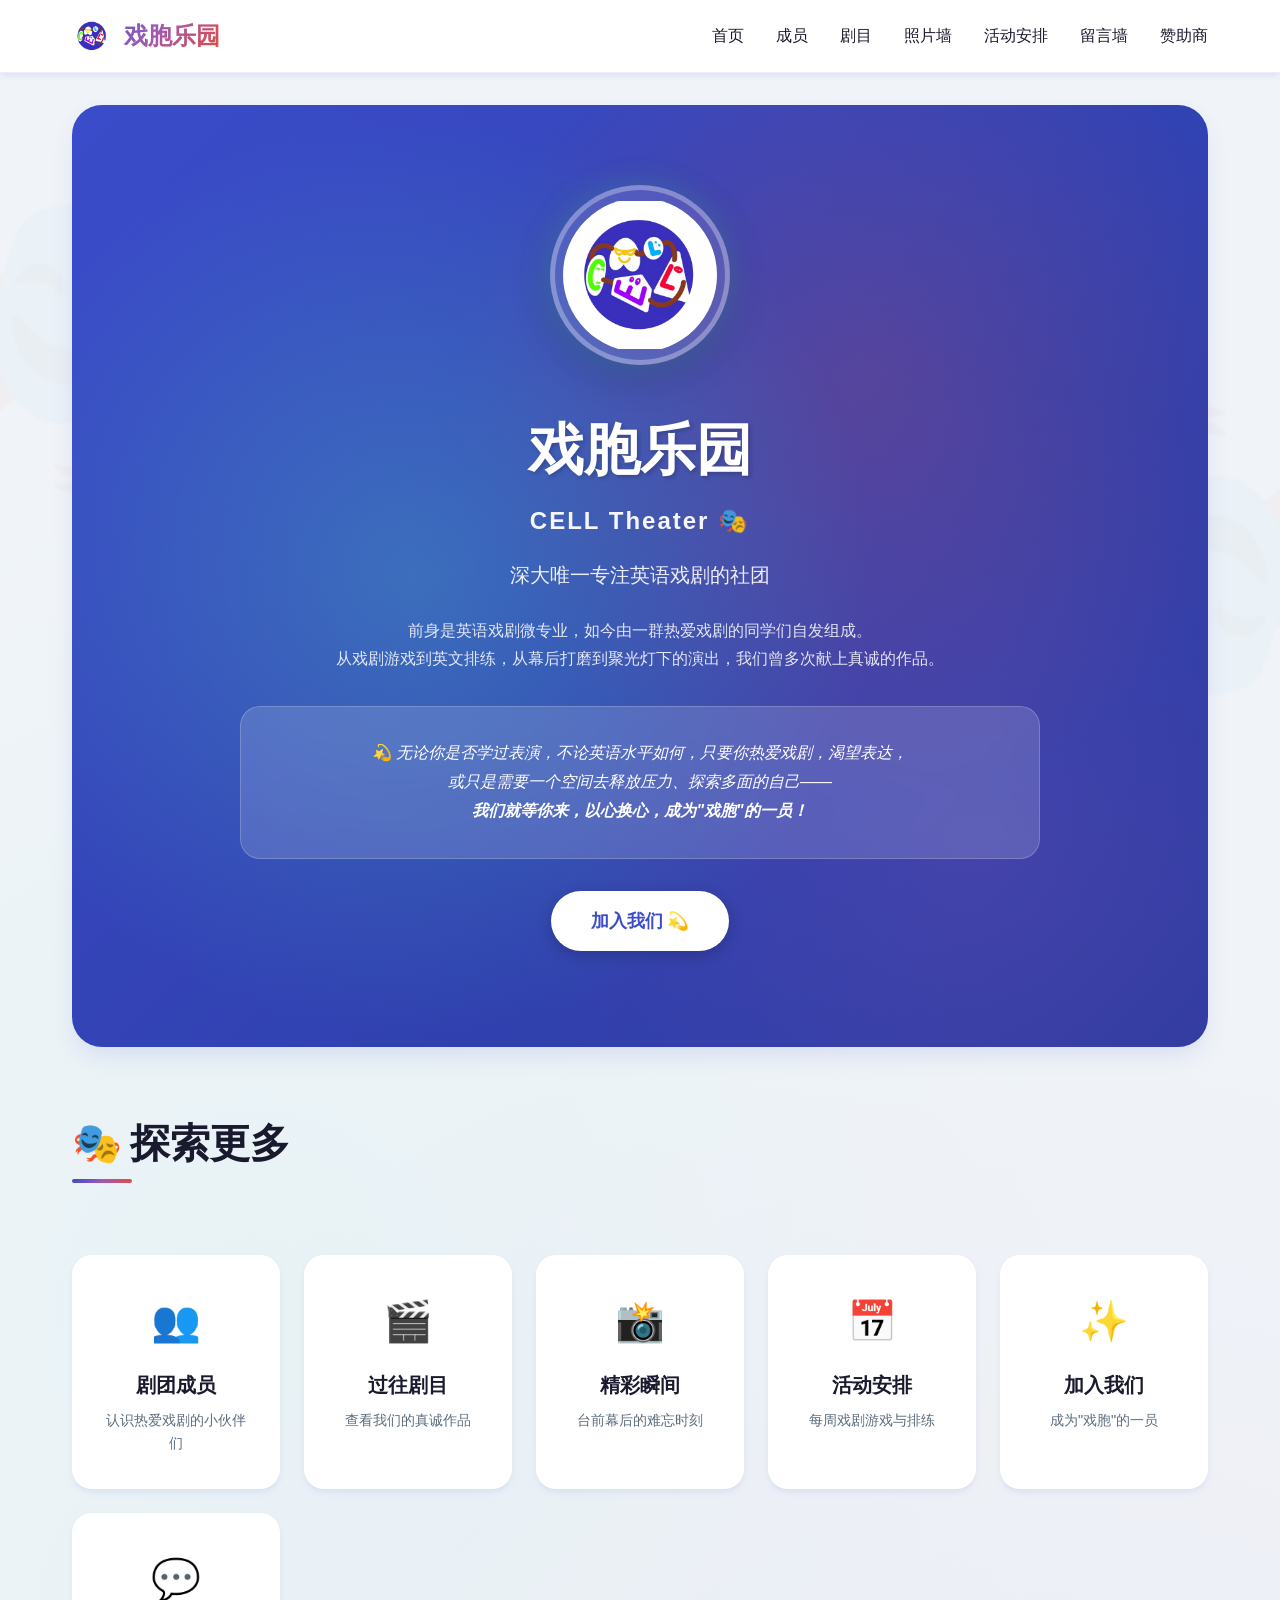
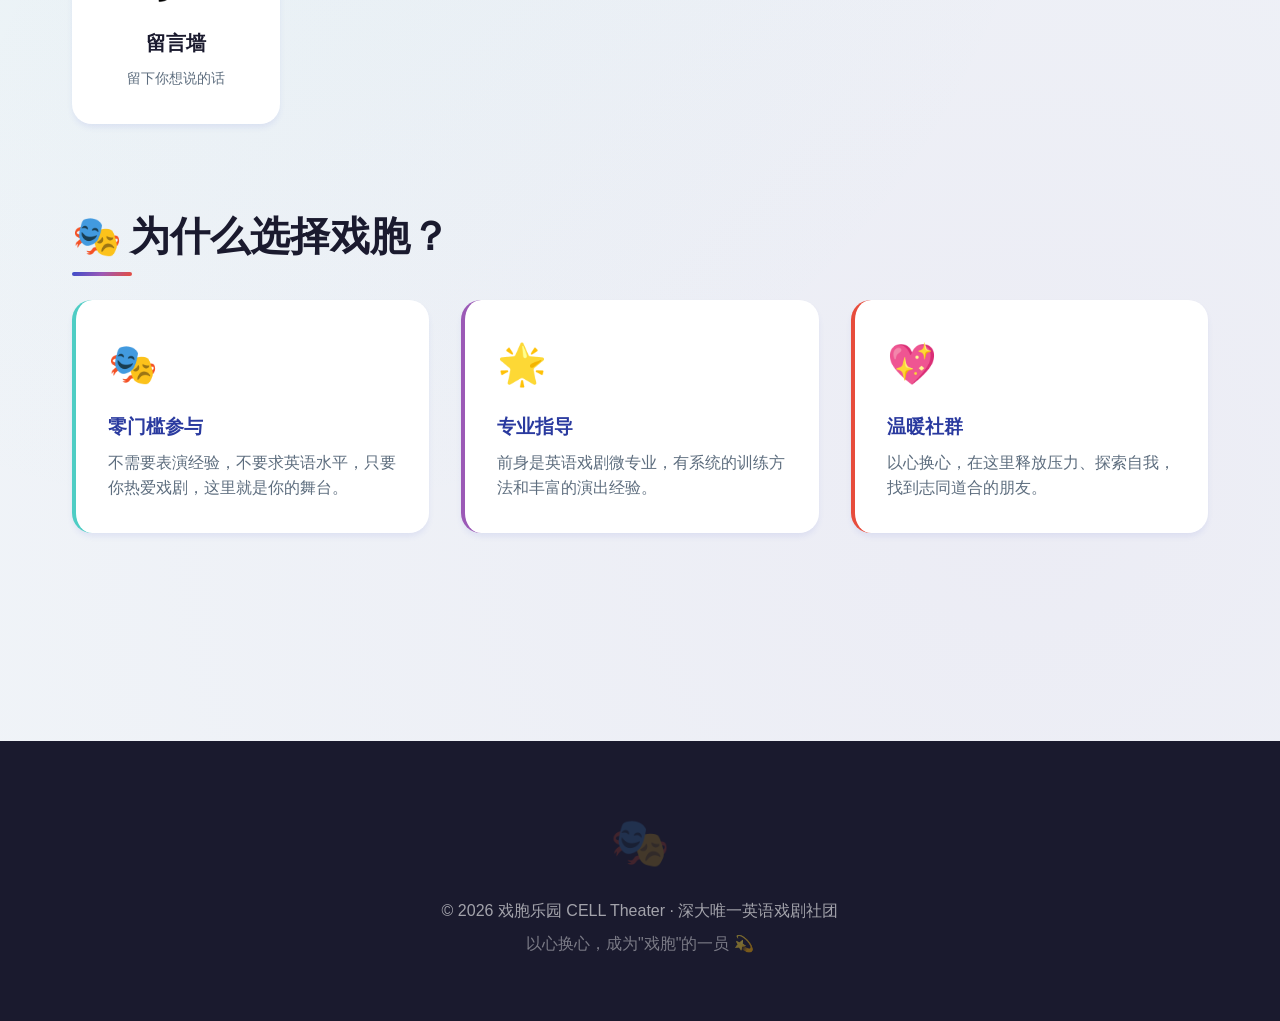
<file: index.html>
<!DOCTYPE html>
<html lang="zh-CN">
<head>
    <meta charset="UTF-8">
    <meta name="viewport" content="width=device-width, initial-scale=1.0">
    <title>戏胞乐园 CELL Theater</title>
    <link rel="stylesheet" href="css/style.css">
    <link rel="icon" href="images/logo.png" type="image/png">
</head>
<body>
    <!-- 装饰元素 -->
    <div class="drama-mask-decoration left">🎭</div>
    <div class="drama-mask-decoration right">🎭</div>
    
    <!-- 导航 -->
    <nav class="navbar">
        <div class="navbar-content">
            <div class="logo">
                <img src="images/logo.png" alt="戏胞乐园 Logo">
                戏胞乐园
            </div>
            <ul class="nav-links">
                <li><a href="index.html">首页</a></li>
                <li><a href="members.html">成员</a></li>
                <li><a href="plays.html">剧目</a></li>
                <li><a href="gallery.html">照片墙</a></li>
                <li><a href="schedule.html">活动安排</a></li>
                <li><a href="guestbook.html">留言墙</a></li>
                <li><a href="sponsors.html">赞助商</a></li>
            </ul>
        </div>
    </nav>
    
    <!-- 主内容 -->
    <main>
        <!-- Hero 区 -->
        <section class="hero">
            <div class="hero-content">
                <img src="images/logo.png" alt="戏胞乐园 Logo" class="hero-logo">
                <h1>戏胞乐园</h1>
                <div class="hero-subtitle">CELL Theater 🎭</div>
                <p class="hero-tagline">深大唯一专注英语戏剧的社团</p>
                <p class="hero-desc">
                    前身是英语戏剧微专业，如今由一群热爱戏剧的同学们自发组成。<br>
                    从戏剧游戏到英文排练，从幕后打磨到聚光灯下的演出，我们曾多次献上真诚的作品。
                </p>
                <div class="hero-welcome">
                    💫 无论你是否学过表演，不论英语水平如何，只要你热爱戏剧，渴望表达，<br>
                    或只是需要一个空间去释放压力、探索多面的自己——<br>
                    <strong>我们就等你来，以心换心，成为"戏胞"的一员！</strong>
                </div>
                <div class="hero-cta">
                    <a href="signup.html" class="btn-hero">加入我们 💫</a>
                </div>
            </div>
        </section>
        
        <!-- 快捷入口 -->
        <h2 class="section-title">探索更多</h2>
        <div class="quick-links">
            <a href="members.html" class="quick-card">
                <div class="icon">👥</div>
                <h3>剧团成员</h3>
                <p>认识热爱戏剧的小伙伴们</p>
            </a>
            <a href="plays.html" class="quick-card">
                <div class="icon">🎬</div>
                <h3>过往剧目</h3>
                <p>查看我们的真诚作品</p>
            </a>
            <a href="gallery.html" class="quick-card">
                <div class="icon">📸</div>
                <h3>精彩瞬间</h3>
                <p>台前幕后的难忘时刻</p>
            </a>
            <a href="schedule.html" class="quick-card">
                <div class="icon">📅</div>
                <h3>活动安排</h3>
                <p>每周戏剧游戏与排练</p>
            </a>
            <a href="signup.html" class="quick-card">
                <div class="icon">✨</div>
                <h3>加入我们</h3>
                <p>成为"戏胞"的一员</p>
            </a>
            <a href="guestbook.html" class="quick-card">
                <div class="icon">💬</div>
                <h3>留言墙</h3>
                <p>留下你想说的话</p>
            </a>
        </div>
        
        <!-- 特色介绍 -->
        <section class="section" style="margin-top: 5rem;">
            <h2 class="section-title">为什么选择戏胞？</h2>
            <div style="display: grid; grid-template-columns: repeat(auto-fit, minmax(300px, 1fr)); gap: 2rem;">
                <div style="background: white; padding: 2rem; border-radius: 20px; box-shadow: var(--shadow); border-left: 4px solid var(--accent-green);">
                    <div style="font-size: 2.5rem; margin-bottom: 1rem;">🎭</div>
                    <h3 style="margin-bottom: 0.5rem; color: var(--primary-dark);">零门槛参与</h3>
                    <p style="color: var(--text-light);">不需要表演经验，不要求英语水平，只要你热爱戏剧，这里就是你的舞台。</p>
                </div>
                <div style="background: white; padding: 2rem; border-radius: 20px; box-shadow: var(--shadow); border-left: 4px solid var(--accent-purple);">
                    <div style="font-size: 2.5rem; margin-bottom: 1rem;">🌟</div>
                    <h3 style="margin-bottom: 0.5rem; color: var(--primary-dark);">专业指导</h3>
                    <p style="color: var(--text-light);">前身是英语戏剧微专业，有系统的训练方法和丰富的演出经验。</p>
                </div>
                <div style="background: white; padding: 2rem; border-radius: 20px; box-shadow: var(--shadow); border-left: 4px solid var(--accent-red);">
                    <div style="font-size: 2.5rem; margin-bottom: 1rem;">💖</div>
                    <h3 style="margin-bottom: 0.5rem; color: var(--primary-dark);">温暖社群</h3>
                    <p style="color: var(--text-light);">以心换心，在这里释放压力、探索自我，找到志同道合的朋友。</p>
                </div>
            </div>
        </section>
    </main>
    
    <!-- 页脚 -->
    <footer>
        <p>© <span class="current-year">2026</span> 戏胞乐园 CELL Theater · 深大唯一英语戏剧社团</p>
    <script>document.querySelectorAll('.current-year').forEach(el => el.textContent = new Date().getFullYear());</script>
        <p style="margin-top: 0.5rem; opacity: 0.7;">以心换心，成为"戏胞"的一员 💫</p>
    </footer>
    
    <script>
        // 简单的动画效果
        document.addEventListener('DOMContentLoaded', () => {
            const cards = document.querySelectorAll('.quick-card, .member-card, .play-card');
            cards.forEach((card, index) => {
                card.style.animationDelay = `${index * 0.1}s`;
            });
        });
    </script>
</body>
</html>
</file>
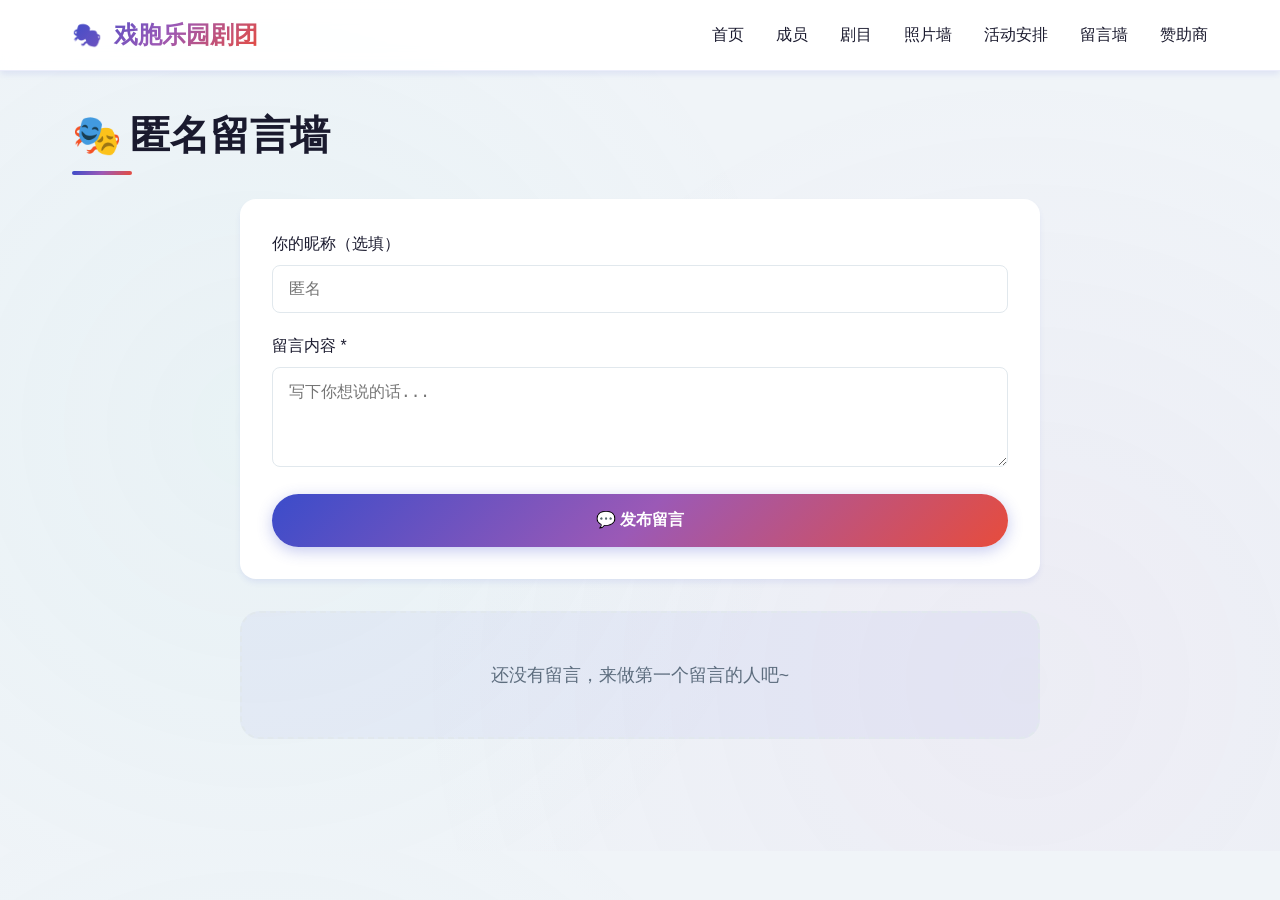
<file: guestbook.html>
<!DOCTYPE html>
<html lang="zh-CN">
<head>
    <meta charset="UTF-8">
    <meta name="viewport" content="width=device-width, initial-scale=1.0">
    <title>留言墙 - 戏胞乐园剧团</title>
    <link rel="stylesheet" href="css/style.css">
    <style>
        .guestbook-container {
            max-width: 800px;
            margin: 0 auto;
        }
        
        .message-form {
            background: var(--card-bg);
            padding: 2rem;
            border-radius: 16px;
            box-shadow: var(--shadow);
            margin-bottom: 2rem;
        }
        
        .form-group {
            margin-bottom: 1.25rem;
        }
        
        .form-label {
            display: block;
            margin-bottom: 0.5rem;
            font-weight: 500;
        }
        
        .form-input, .form-textarea {
            width: 100%;
            padding: 0.875rem 1rem;
            border: 1px solid var(--border);
            border-radius: 8px;
            font-size: 1rem;
        }
        
        .form-textarea {
            min-height: 100px;
            resize: vertical;
        }
        
        .submit-btn {
            width: 100%;
            padding: 1rem;
            font-size: 1rem;
        }
        
        .messages-list {
            display: flex;
            flex-direction: column;
            gap: 1rem;
        }
        
        .message-card {
            background: var(--card-bg);
            padding: 1.5rem;
            border-radius: 12px;
            box-shadow: var(--shadow);
        }
        
        .message-header {
            display: flex;
            justify-content: space-between;
            align-items: center;
            margin-bottom: 0.75rem;
        }
        
        .message-author {
            font-weight: 600;
            color: var(--primary);
        }
        
        .message-time {
            font-size: 0.75rem;
            color: var(--text-light);
        }
        
        .message-content {
            color: var(--text);
            line-height: 1.6;
        }
        
        .empty-tip {
            text-align: center;
            color: var(--text-light);
            padding: 3rem;
        }
        
        .waline-note {
            background: var(--bg);
            padding: 1rem 1.5rem;
            border-radius: 8px;
            margin-bottom: 2rem;
            font-size: 0.875rem;
            color: var(--text-light);
        }
        
        .waline-note code {
            background: var(--card-bg);
            padding: 0.125rem 0.375rem;
            border-radius: 4px;
        }
    </style>
</head>
<body>
    <!-- 导航 -->
    <nav class="navbar">
        <div class="navbar-content">
            <div class="logo">🎭 <span class="site-name">戏胞乐园剧团</span></div>
            <ul class="nav-links">
                <li><a href="index.html">首页</a></li>
                <li><a href="members.html">成员</a></li>
                <li><a href="plays.html">剧目</a></li>
                <li><a href="gallery.html">照片墙</a></li>
                <li><a href="schedule.html">活动安排</a></li>
                <li><a href="guestbook.html">留言墙</a></li>
                <li><a href="sponsors.html">赞助商</a></li>
            </ul>
        </div>
    </nav>
    
    <!-- 主内容 -->
    <main>
        <section class="section">
            <h2 class="section-title">匿名留言墙</h2>
            
            <div class="guestbook-container">
                <!-- 方式1：本地留言（简单版） -->
                <div id="local-guestbook">
                    <div class="message-form">
                        <div class="form-group">
                            <label class="form-label">你的昵称（选填）</label>
                            <input type="text" class="form-input" id="msg-author" placeholder="匿名">
                        </div>
                        <div class="form-group">
                            <label class="form-label">留言内容 *</label>
                            <textarea class="form-textarea" id="msg-content" placeholder="写下你想说的话..." required></textarea>
                        </div>
                        <button class="btn btn-primary submit-btn" onclick="submitMessage()">💬 发布留言</button>
                    </div>
                    
                    <div class="messages-list" id="messages-list">
                        <p class="empty-tip">还没有留言，来做第一个留言的人吧~</p>
                    </div>
                </div>
                
                <!-- 方式2：Waline 留言系统（专业版，可选） -->
                <div id="waline-container" style="display: none;"></div>
            </div>
        </section>
    </main>
    
    <script>
        document.addEventListener('DOMContentLoaded', () => {
            document.querySelectorAll('.site-name').forEach(el => {
                el.textContent = '戏胞乐园剧团';
            });
            document.title = '留言墙 - 戏胞乐园剧团';
            
            loadMessages();
        });
        
        function loadMessages() {
            const messages = JSON.parse(localStorage.getItem('cell_theater_messages') || '[]');
            const container = document.getElementById('messages-list');
            
            if (messages.length === 0) {
                container.innerHTML = '<p class="empty-tip">还没有留言，来做第一个留言的人吧~</p>';
                return;
            }
            
            // 按时间倒序
            messages.reverse();
            
            container.innerHTML = messages.map(m => `
                <div class="message-card">
                    <div class="message-header">
                        <span class="message-author">${m.author || '匿名'}</span>
                        <span class="message-time">${formatTime(m.time)}</span>
                    </div>
                    <div class="message-content">${escapeHtml(m.content)}</div>
                </div>
            `).join('');
        }
        
        function submitMessage() {
            const author = document.getElementById('msg-author').value.trim();
            const content = document.getElementById('msg-content').value.trim();
            
            if (!content) {
                alert('请输入留言内容');
                return;
            }
            
            const messages = JSON.parse(localStorage.getItem('cell_theater_messages') || '[]');
            messages.push({
                id: Date.now(),
                author: author || '匿名',
                content: content,
                time: new Date().toISOString()
            });
            
            localStorage.setItem('cell_theater_messages', JSON.stringify(messages));
            
            document.getElementById('msg-content').value = '';
            document.getElementById('msg-author').value = '';
            loadMessages();
        }
        
        function formatTime(isoString) {
            const date = new Date(isoString);
            return date.toLocaleString('zh-CN', {
                month: 'short',
                day: 'numeric',
                hour: '2-digit',
                minute: '2-digit'
            });
        }
        
        function escapeHtml(text) {
            const div = document.createElement('div');
            div.textContent = text;
            return div.innerHTML;
        }
    </script>
</body>
</html>
</file>
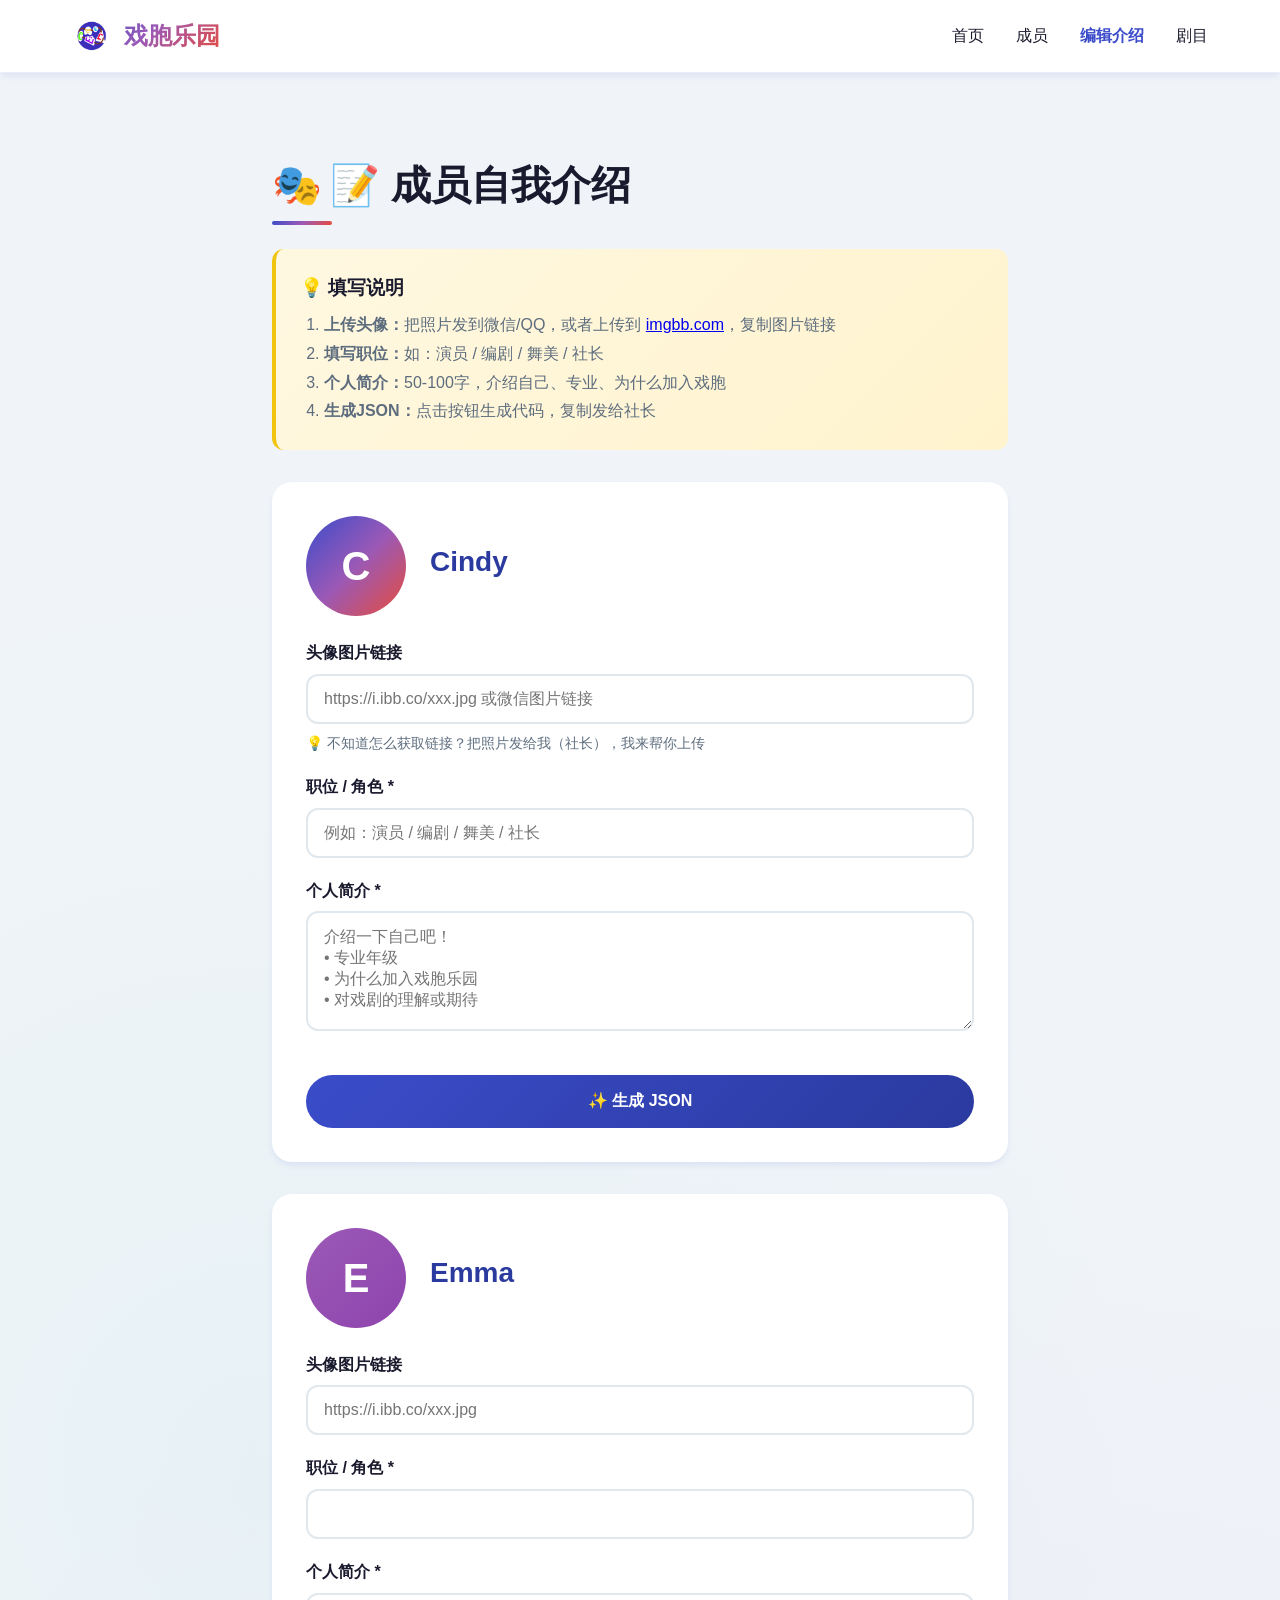
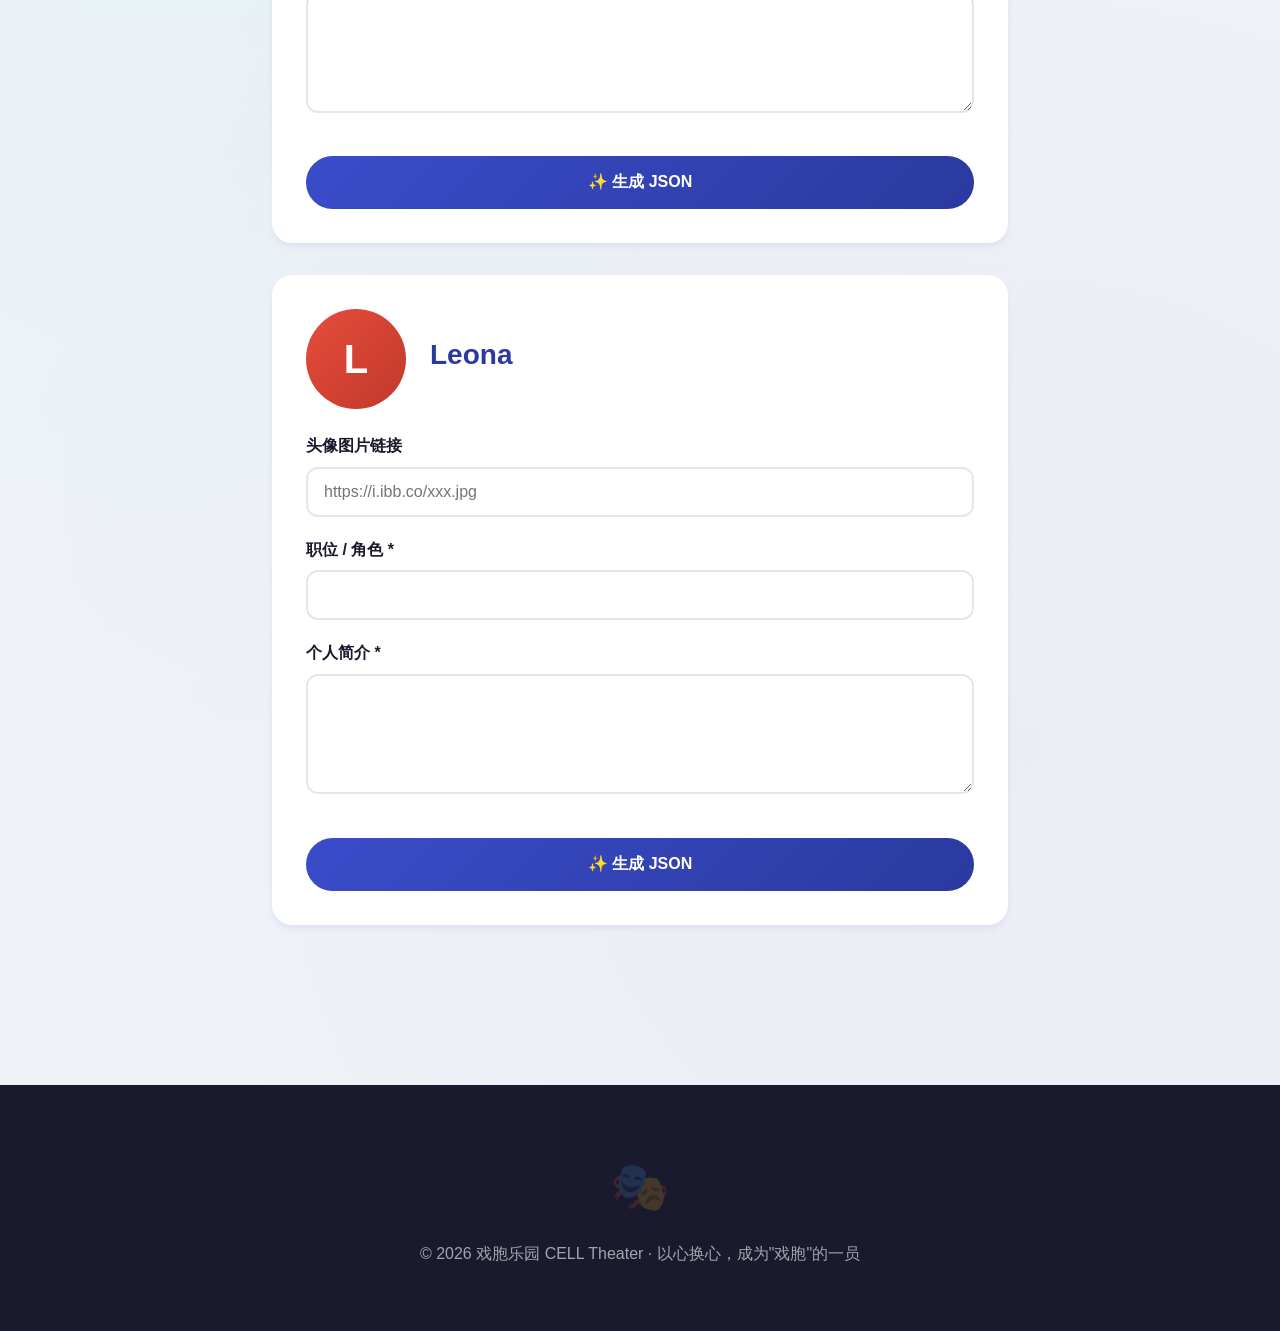
<file: members-edit.html>
<!DOCTYPE html>
<html lang="zh-CN">
<head>
    <meta charset="UTF-8">
    <meta name="viewport" content="width=device-width, initial-scale=1.0">
    <title>成员自我介绍 - 戏胞乐园</title>
    <link rel="stylesheet" href="css/style.css">
    <style>
        .edit-container {
            max-width: 800px;
            margin: 3rem auto;
            padding: 2rem;
        }
        
        .instructions {
            background: linear-gradient(135deg, #fff8e1 0%, #fff3cd 100%);
            border-left: 4px solid var(--accent-yellow);
            padding: 1.5rem;
            border-radius: 12px;
            margin-bottom: 2rem;
        }
        
        .instructions h3 {
            color: var(--text);
            margin-bottom: 0.5rem;
        }
        
        .instructions ol {
            margin-left: 1.5rem;
            color: var(--text-light);
            line-height: 1.8;
        }
        
        .member-edit-card {
            background: white;
            border-radius: 20px;
            padding: 2rem;
            margin-bottom: 2rem;
            box-shadow: var(--shadow);
            border: 2px solid transparent;
            transition: all 0.3s;
        }
        
        .member-edit-card:hover {
            border-color: var(--accent-green);
            box-shadow: var(--shadow-lg);
        }
        
        .member-header {
            display: flex;
            align-items: center;
            gap: 1.5rem;
            margin-bottom: 1.5rem;
        }
        
        .avatar-preview {
            width: 100px;
            height: 100px;
            border-radius: 50%;
            background: var(--gradient-drama);
            display: flex;
            align-items: center;
            justify-content: center;
            font-size: 2.5rem;
            color: white;
            font-weight: 700;
            flex-shrink: 0;
        }
        
        .avatar-preview.img-loaded {
            background: none;
        }
        
        .avatar-preview.img-loaded img {
            width: 100%;
            height: 100%;
            border-radius: 50%;
            object-fit: cover;
            border: 4px solid var(--primary-light);
        }
        
        .member-name {
            font-size: 1.75rem;
            color: var(--primary-dark);
        }
        
        .form-group {
            margin-bottom: 1.25rem;
        }
        
        .form-label {
            display: block;
            margin-bottom: 0.5rem;
            font-weight: 600;
            color: var(--text);
        }
        
        .form-input, .form-textarea {
            width: 100%;
            padding: 0.875rem 1rem;
            border: 2px solid var(--border);
            border-radius: 12px;
            font-size: 1rem;
            transition: border-color 0.2s;
            font-family: inherit;
        }
        
        .form-input:focus, .form-textarea:focus {
            outline: none;
            border-color: var(--primary-blue);
        }
        
        .form-textarea {
            min-height: 120px;
            resize: vertical;
        }
        
        .hint {
            font-size: 0.875rem;
            color: var(--text-light);
            margin-top: 0.5rem;
        }
        
        .hint a {
            color: var(--primary-blue);
            text-decoration: none;
        }
        
        .btn-submit {
            background: var(--gradient-primary);
            color: white;
            border: none;
            padding: 1rem 2rem;
            border-radius: 50px;
            cursor: pointer;
            font-weight: 700;
            font-size: 1rem;
            width: 100%;
            margin-top: 1rem;
            transition: transform 0.2s;
        }
        
        .btn-submit:hover {
            transform: translateY(-2px);
        }
        
        .result-box {
            background: var(--stage-black);
            color: #4ECDC4;
            padding: 1.5rem;
            border-radius: 12px;
            margin-top: 1.5rem;
            font-family: 'Courier New', monospace;
            font-size: 0.875rem;
            white-space: pre-wrap;
            word-break: break-all;
            display: none;
        }
        
        .result-box.show {
            display: block;
        }
        
        .copy-btn {
            background: white;
            color: var(--stage-black);
            border: none;
            padding: 0.75rem 1.5rem;
            border-radius: 8px;
            cursor: pointer;
            margin-top: 1rem;
            font-weight: 600;
            margin-right: 1rem;
        }
        
        .success-message {
            background: #d4edda;
            color: #155724;
            padding: 1rem;
            border-radius: 8px;
            margin-top: 1rem;
            display: none;
        }
        
        .success-message.show {
            display: block;
        }
    </style>
</head>
<body>
    <!-- 导航 -->
    <nav class="navbar">
        <div class="navbar-content">
            <div class="logo">
                <img src="images/logo.png" alt="戏胞乐园 Logo">
                戏胞乐园
            </div>
            <ul class="nav-links">
                <li><a href="index.html">首页</a></li>
                <li><a href="members.html">成员</a></li>
                <li><a href="members-edit.html" style="color: var(--primary-blue); font-weight: 700;">编辑介绍</a></li>
                <li><a href="plays.html">剧目</a></li>
            </ul>
        </div>
    </nav>
    
    <main class="edit-container">
        <h1 class="section-title">📝 成员自我介绍</h1>
        
        <div class="instructions">
            <h3>💡 填写说明</h3>
            <ol>
                <li><strong>上传头像：</strong>把照片发到微信/QQ，或者上传到 <a href="https://imgbb.com" target="_blank">imgbb.com</a>，复制图片链接</li>
                <li><strong>填写职位：</strong>如：演员 / 编剧 / 舞美 / 社长</li>
                <li><strong>个人简介：</strong>50-100字，介绍自己、专业、为什么加入戏胞</li>
                <li><strong>生成JSON：</strong>点击按钮生成代码，复制发给社长</li>
            </ol>
        </div>
        
        <!-- Cindy -->
        <div class="member-edit-card">
            <div class="member-header">
                <div class="avatar-preview" id="avatar-cindy">C</div>
                <h2 class="member-name">Cindy</h2>
            </div>
            
            <form onsubmit="generateJSON(event, 'cindy', 'Cindy')">
                <div class="form-group">
                    <label class="form-label">头像图片链接</label>
                    <input type="url" class="form-input" id="avatar-url-cindy" 
                           placeholder="https://i.ibb.co/xxx.jpg 或微信图片链接"
                           onchange="previewAvatar('cindy')">
                    <p class="hint">💡 不知道怎么获取链接？把照片发给我（社长），我来帮你上传</p>
                </div>
                
                <div class="form-group">
                    <label class="form-label">职位 / 角色 *</label>
                    <input type="text" class="form-input" id="role-cindy" 
                           placeholder="例如：演员 / 编剧 / 舞美 / 社长" required>
                </div>
                
                <div class="form-group">
                    <label class="form-label">个人简介 *</label>
                    <textarea class="form-textarea" id="intro-cindy" 
                              placeholder="介绍一下自己吧！&#10;• 专业年级&#10;• 为什么加入戏胞乐园&#10;• 对戏剧的理解或期待" required></textarea>
                </div>
                
                <button type="submit" class="btn-submit">✨ 生成 JSON</button>
            </form>
            
            <div class="result-box" id="result-cindy"></div>
            <button class="copy-btn" id="copy-cindy" style="display: none;" onclick="copyToClipboard('cindy')">📋 复制</button>
            <div class="success-message" id="success-cindy">✅ 已复制！请把内容发给社长</div>
        </div>
        
        <!-- Emma -->
        <div class="member-edit-card">
            <div class="member-header">
                <div class="avatar-preview" id="avatar-emma" style="background: linear-gradient(135deg, #9B59B6 0%, #8E44AD 100%);">E</div>
                <h2 class="member-name">Emma</h2>
            </div>
            
            <form onsubmit="generateJSON(event, 'emma', 'Emma')">
                <div class="form-group">
                    <label class="form-label">头像图片链接</label>
                    <input type="url" class="form-input" id="avatar-url-emma" 
                           placeholder="https://i.ibb.co/xxx.jpg"
                           onchange="previewAvatar('emma')">
                </div>
                
                <div class="form-group">
                    <label class="form-label">职位 / 角色 *</label>
                    <input type="text" class="form-input" id="role-emma" required>
                </div>
                
                <div class="form-group">
                    <label class="form-label">个人简介 *</label>
                    <textarea class="form-textarea" id="intro-emma" required></textarea>
                </div>
                
                <button type="submit" class="btn-submit">✨ 生成 JSON</button>
            </form>
            
            <div class="result-box" id="result-emma"></div>
            <button class="copy-btn" id="copy-emma" style="display: none;" onclick="copyToClipboard('emma')">📋 复制</button>
            <div class="success-message" id="success-emma">✅ 已复制！请发给社长</div>
        </div>
        
        <!-- Leona -->
        <div class="member-edit-card">
            <div class="member-header">
                <div class="avatar-preview" id="avatar-leona" style="background: linear-gradient(135deg, #E74C3C 0%, #C0392B 100%);">L</div>
                <h2 class="member-name">Leona</h2>
            </div>
            
            <form onsubmit="generateJSON(event, 'leona', 'Leona')">
                <div class="form-group">
                    <label class="form-label">头像图片链接</label>
                    <input type="url" class="form-input" id="avatar-url-leona" 
                           placeholder="https://i.ibb.co/xxx.jpg"
                           onchange="previewAvatar('leona')">
                </div>
                
                <div class="form-group">
                    <label class="form-label">职位 / 角色 *</label>
                    <input type="text" class="form-input" id="role-leona" required>
                </div>
                
                <div class="form-group">
                    <label class="form-label">个人简介 *</label>
                    <textarea class="form-textarea" id="intro-leona" required></textarea>
                </div>
                
                <button type="submit" class="btn-submit">✨ 生成 JSON</button>
            </form>
            
            <div class="result-box" id="result-leona"></div>
            <button class="copy-btn" id="copy-leona" style="display: none;" onclick="copyToClipboard('leona')">📋 复制</button>
            <div class="success-message" id="success-leona">✅ 已复制！请发给社长</div>
        </div>
    </main>
    
    <footer>
        <p>© <span class="current-year">2026</span> 戏胞乐园 CELL Theater · 以心换心，成为"戏胞"的一员</p>
    <script>document.querySelectorAll('.current-year').forEach(el => el.textContent = new Date().getFullYear());</script>
    </footer>
    
    <script>
        function previewAvatar(member) {
            const url = document.getElementById(`avatar-url-${member}`).value;
            const preview = document.getElementById(`avatar-${member}`);
            
            if (url) {
                preview.innerHTML = `<img src="${url}" onerror="this.style.display='none'; this.parentElement.textContent='${member.charAt(0).toUpperCase()}'; this.parentElement.classList.remove('img-loaded');">`;
                preview.classList.add('img-loaded');
            }
        }
        
        function generateJSON(event, member, name) {
            event.preventDefault();
            
            const avatarUrl = document.getElementById(`avatar-url-${member}`).value || '';
            const role = document.getElementById(`role-${member}`).value;
            const intro = document.getElementById(`intro-${member}`).value;
            
            const jsonData = {
                "id": member === 'cindy' ? '1' : member === 'emma' ? '2' : '3',
                "name": name,
                "role": role,
                "intro": intro,
                "avatar": avatarUrl
            };
            
            const resultBox = document.getElementById(`result-${member}`);
            resultBox.textContent = JSON.stringify(jsonData, null, 2);
            resultBox.classList.add('show');
            
            document.getElementById(`copy-${member}`).style.display = 'inline-block';
        }
        
        function copyToClipboard(member) {
            const resultBox = document.getElementById(`result-${member}`);
            const text = resultBox.textContent;
            
            navigator.clipboard.writeText(text).then(() => {
                const successMsg = document.getElementById(`success-${member}`);
                successMsg.classList.add('show');
                setTimeout(() => successMsg.classList.remove('show'), 3000);
            }).catch(() => {
                // 降级
                const textarea = document.createElement('textarea');
                textarea.value = text;
                document.body.appendChild(textarea);
                textarea.select();
                document.execCommand('copy');
                document.body.removeChild(textarea);
                document.getElementById(`success-${member}`).classList.add('show');
            });
        }
    </script>
</body>
</html>
</file>
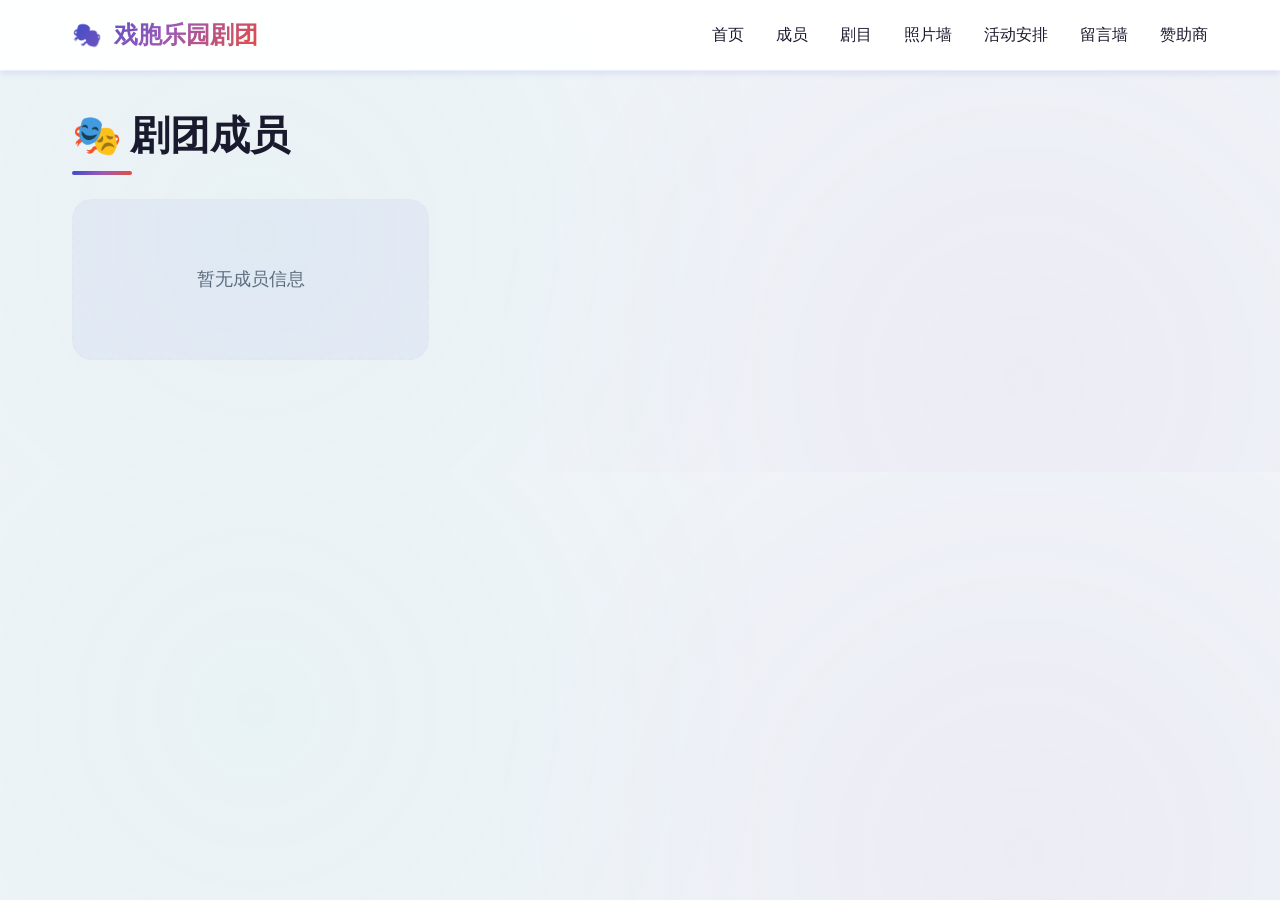
<file: members.html>
<!DOCTYPE html>
<html lang="zh-CN">
<head>
    <meta charset="UTF-8">
    <meta name="viewport" content="width=device-width, initial-scale=1.0">
    <title>成员介绍 - 戏胞乐园剧团</title>
    <link rel="stylesheet" href="css/style.css">
</head>
<body>
    <!-- 导航 -->
    <nav class="navbar">
        <div class="navbar-content">
            <div class="logo">🎭 <span class="site-name">戏胞乐园剧团</span></div>
            <ul class="nav-links">
                <li><a href="index.html">首页</a></li>
                <li><a href="members.html">成员</a></li>
                <li><a href="plays.html">剧目</a></li>
                <li><a href="gallery.html">照片墙</a></li>
                <li><a href="schedule.html">活动安排</a></li>
                <li><a href="guestbook.html">留言墙</a></li>
                <li><a href="sponsors.html">赞助商</a></li>
            </ul>
        </div>
    </nav>
    
    <!-- 主内容 -->
    <main>
        <section class="section">
            <h2 class="section-title">剧团成员</h2>
            <div id="members-container" class="card-grid"></div>
        </section>
    </main>
    
    <script src="js/display.js"></script>
    <script>
        document.addEventListener('DOMContentLoaded', () => {
            document.querySelectorAll('.site-name').forEach(el => {
                el.textContent = '戏胞乐园剧团';
            });
            document.title = '成员介绍 - 戏胞乐园剧团';
            
            // 渲染成员
            renderMembers('members-container');
        });
    </script>
</body>
</html>
</file>
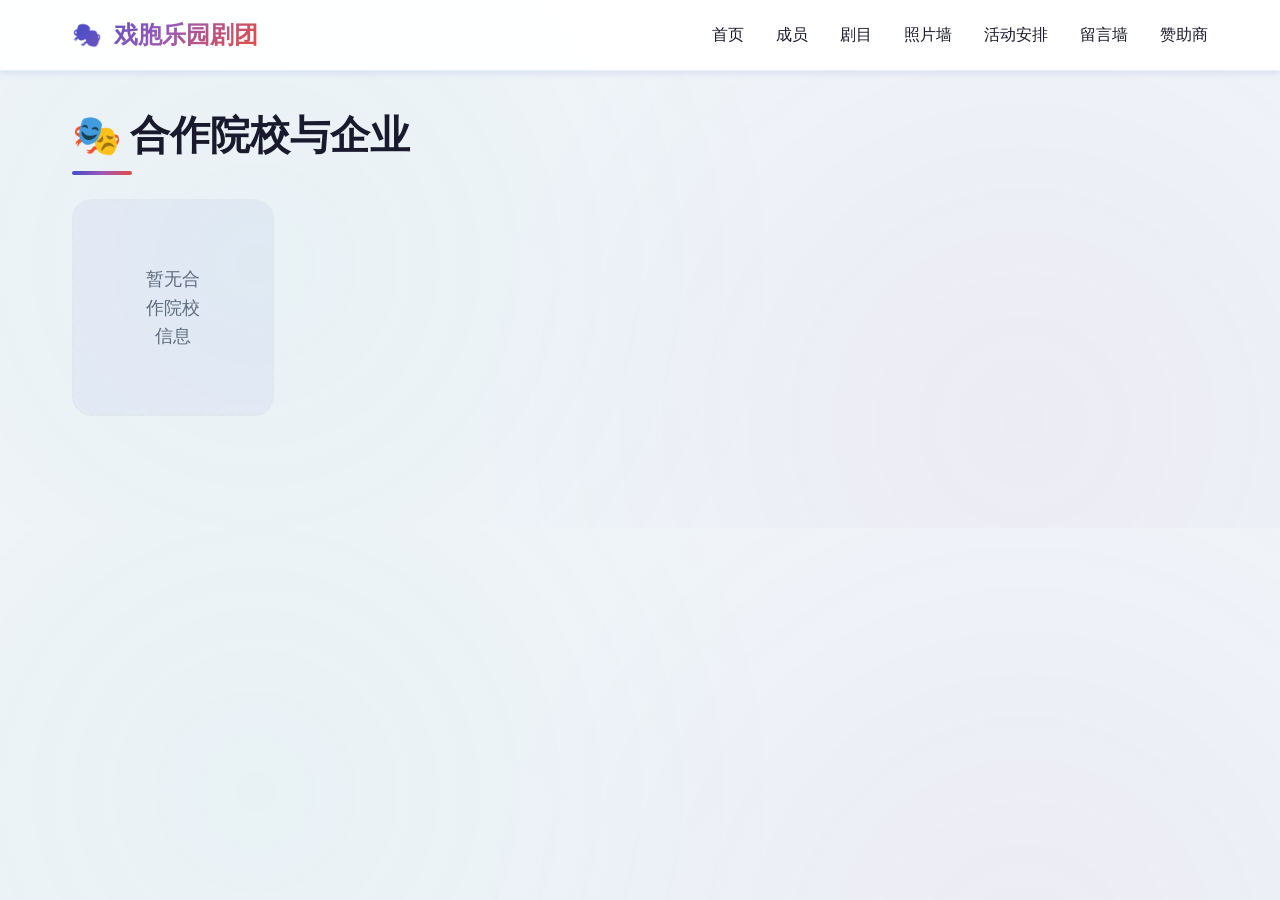
<file: partners.html>
<!DOCTYPE html>
<html lang="zh-CN">
<head>
    <meta charset="UTF-8">
    <meta name="viewport" content="width=device-width, initial-scale=1.0">
    <title>合作院校 - 戏胞乐园剧团</title>
    <link rel="stylesheet" href="css/style.css">
    <style>
        .partners-grid {
            display: grid;
            grid-template-columns: repeat(auto-fill, minmax(200px, 1fr));
            gap: 2rem;
        }
        
        .partner-card {
            background: var(--card-bg);
            padding: 2rem;
            border-radius: 16px;
            text-align: center;
            box-shadow: var(--shadow);
            transition: transform 0.2s;
        }
        
        .partner-card:hover {
            transform: translateY(-4px);
        }
        
        .partner-logo {
            width: 100px;
            height: 100px;
            object-fit: contain;
            margin-bottom: 1rem;
        }
        
        .partner-placeholder {
            width: 100px;
            height: 100px;
            background: var(--bg);
            border-radius: 50%;
            margin: 0 auto 1rem;
            display: flex;
            align-items: center;
            justify-content: center;
            font-size: 2rem;
        }
        
        .partner-name {
            font-weight: 600;
            font-size: 1.125rem;
        }
    </style>
</head>
<body>
    <!-- 导航 -->
    <nav class="navbar">
        <div class="navbar-content">
            <div class="logo">🎭 <span class="site-name">戏胞乐园剧团</span></div>
            <ul class="nav-links">
                <li><a href="index.html">首页</a></li>
                <li><a href="members.html">成员</a></li>
                <li><a href="plays.html">剧目</a></li>
                <li><a href="gallery.html">照片墙</a></li>
                <li><a href="schedule.html">活动安排</a></li>
                <li><a href="guestbook.html">留言墙</a></li>
                <li><a href="sponsors.html">赞助商</a></li>
            </ul>
        </div>
    </nav>
    
    <!-- 主内容 -->
    <main>
        <section class="section">
            <h2 class="section-title">合作院校与企业</h2>
            <div id="partners-container" class="partners-grid"></div>
        </section>
    </main>
    
    <script src="js/display.js"></script>
    <script>
        document.addEventListener('DOMContentLoaded', () => {
            document.querySelectorAll('.site-name').forEach(el => {
                el.textContent = '戏胞乐园剧团';
            });
            document.title = '合作院校 - 戏胞乐园剧团';
            
            renderPartners('partners-container');
        });
    </script>
</body>
</html>
</file>
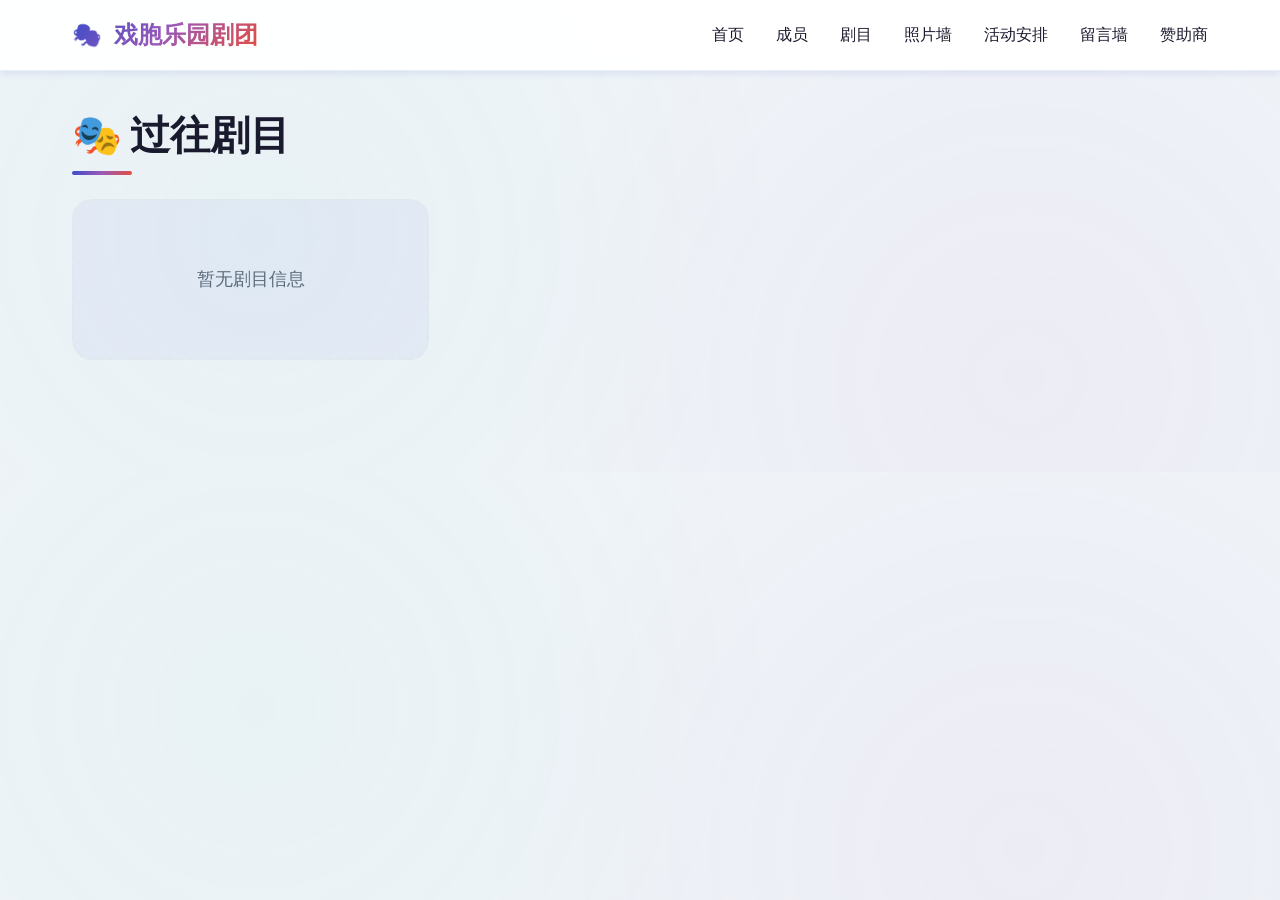
<file: plays.html>
<!DOCTYPE html>
<html lang="zh-CN">
<head>
    <meta charset="UTF-8">
    <meta name="viewport" content="width=device-width, initial-scale=1.0">
    <title>过往剧目 - 戏胞乐园剧团</title>
    <link rel="stylesheet" href="css/style.css">
</head>
<body>
    <!-- 导航 -->
    <nav class="navbar">
        <div class="navbar-content">
            <div class="logo">🎭 <span class="site-name">戏胞乐园剧团</span></div>
            <ul class="nav-links">
                <li><a href="index.html">首页</a></li>
                <li><a href="members.html">成员</a></li>
                <li><a href="plays.html">剧目</a></li>
                <li><a href="gallery.html">照片墙</a></li>
                <li><a href="schedule.html">活动安排</a></li>
                <li><a href="guestbook.html">留言墙</a></li>
                <li><a href="sponsors.html">赞助商</a></li>
            </ul>
        </div>
    </nav>
    
    <!-- 主内容 -->
    <main>
        <section class="section">
            <h2 class="section-title">过往剧目</h2>
            <div id="plays-container" class="card-grid"></div>
        </section>
    </main>
    
    <script src="js/display.js"></script>
    <script>
        document.addEventListener('DOMContentLoaded', () => {
            document.querySelectorAll('.site-name').forEach(el => {
                el.textContent = '戏胞乐园剧团';
            });
            document.title = '过往剧目 - 戏胞乐园剧团';
            
            renderPlays('plays-container');
        });
    </script>
</body>
</html>
</file>
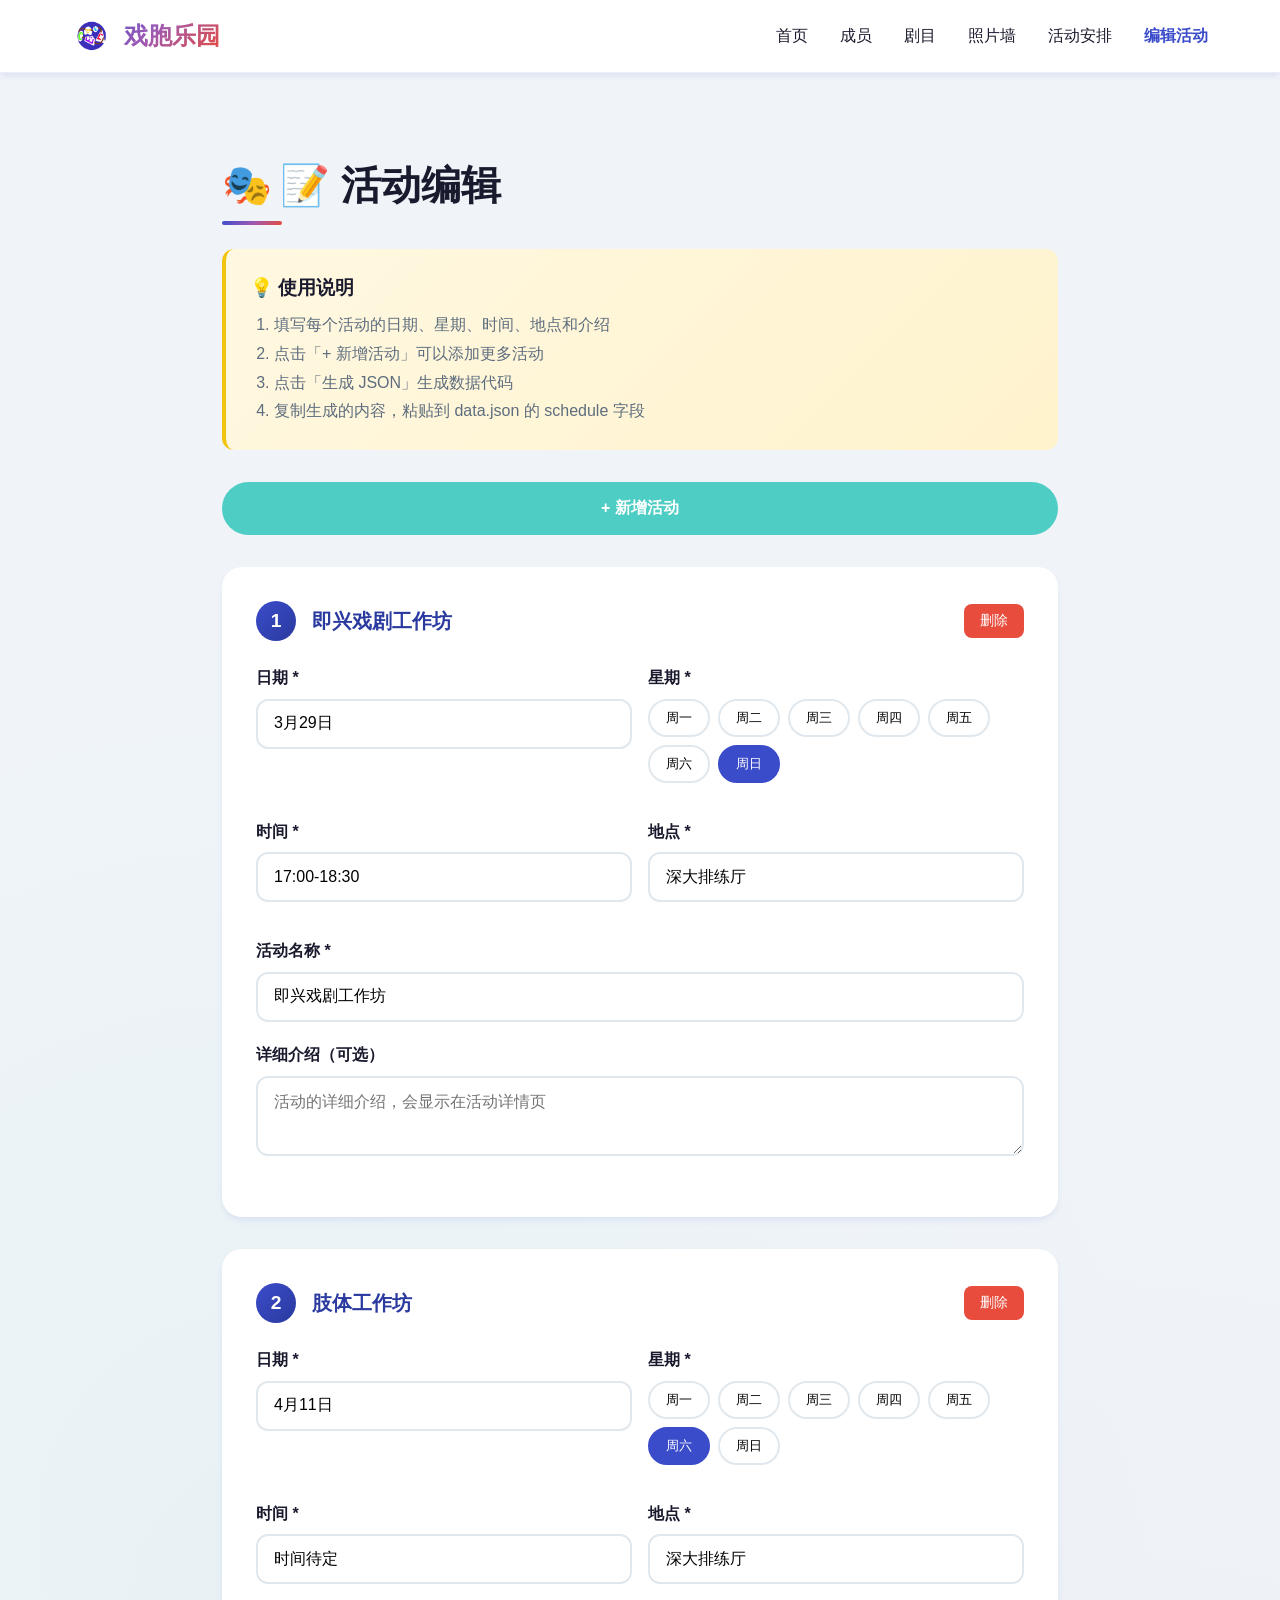
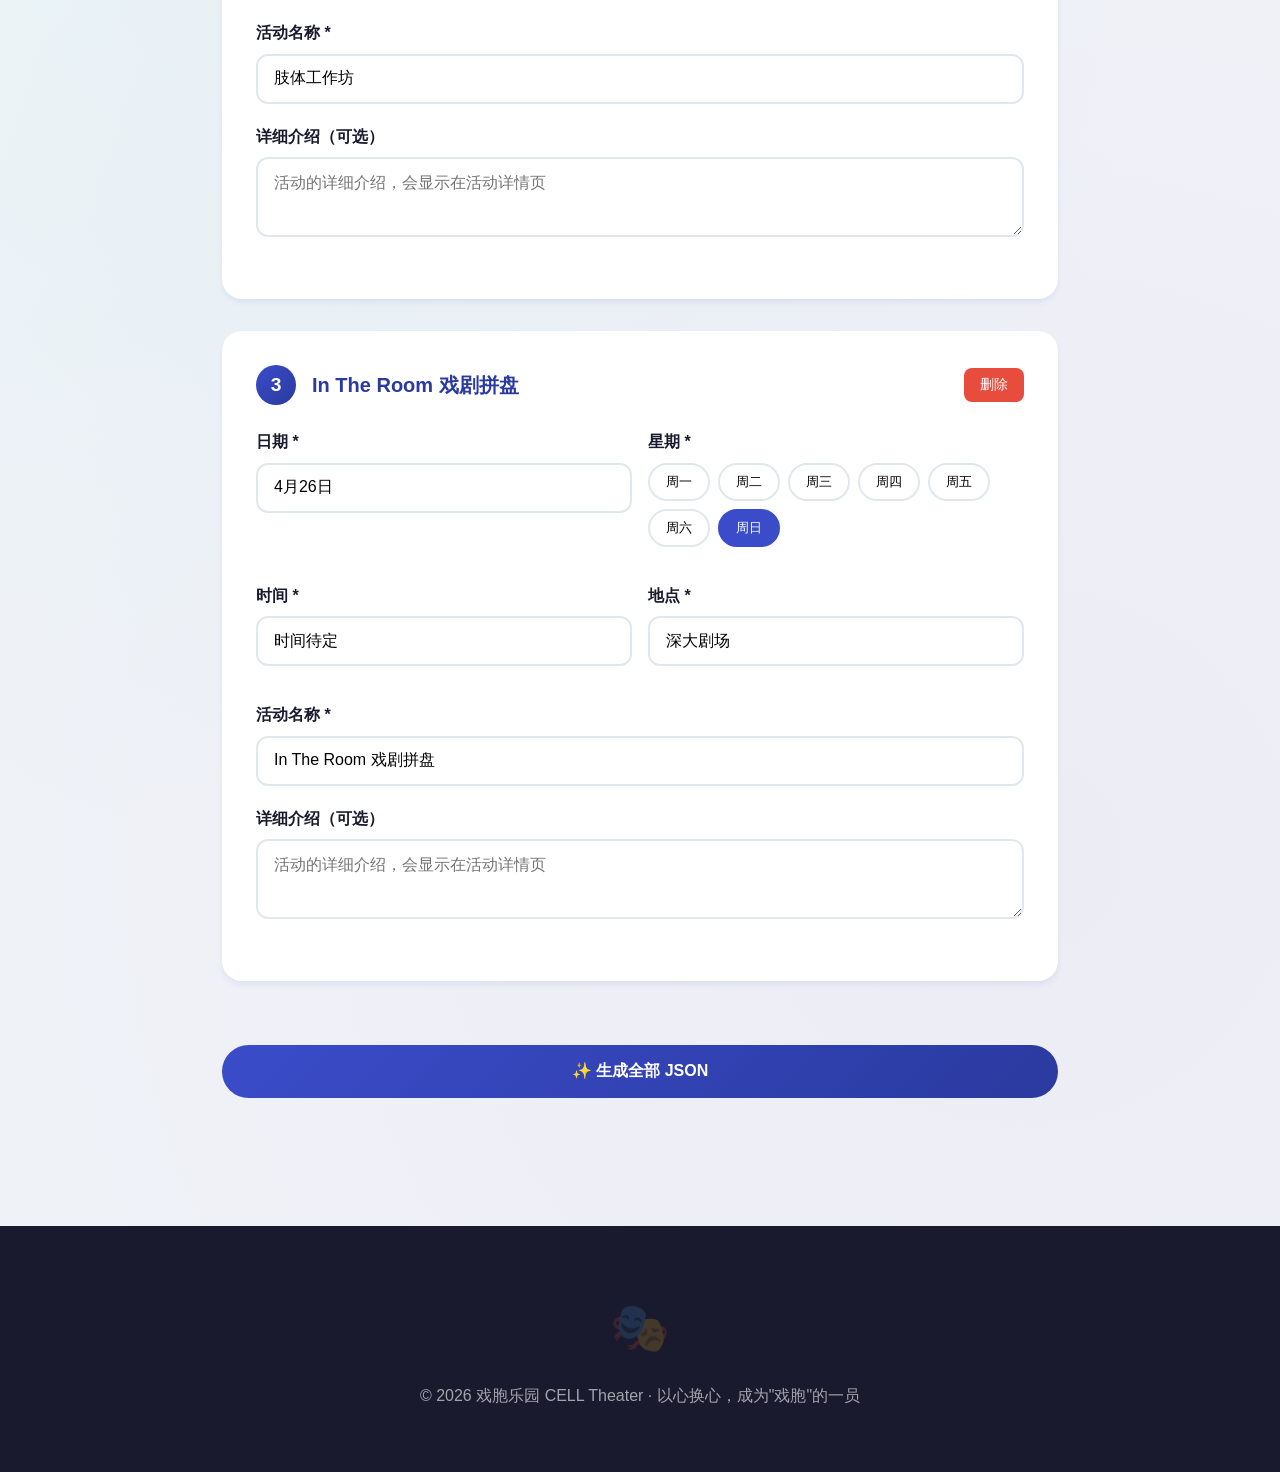
<file: schedule-edit.html>
<!DOCTYPE html>
<html lang="zh-CN">
<head>
    <meta charset="UTF-8">
    <meta name="viewport" content="width=device-width, initial-scale=1.0">
    <title>活动编辑 - 戏胞乐园</title>
    <link rel="stylesheet" href="css/style.css">
    <style>
        .edit-container {
            max-width: 900px;
            margin: 3rem auto;
            padding: 2rem;
        }
        
        .instructions {
            background: linear-gradient(135deg, #fff8e1 0%, #fff3cd 100%);
            border-left: 4px solid var(--accent-yellow);
            padding: 1.5rem;
            border-radius: 12px;
            margin-bottom: 2rem;
        }
        
        .instructions h3 {
            color: var(--text);
            margin-bottom: 0.5rem;
        }
        
        .instructions ol {
            margin-left: 1.5rem;
            color: var(--text-light);
            line-height: 1.8;
        }
        
        .event-edit-card {
            background: white;
            border-radius: 20px;
            padding: 2rem;
            margin-bottom: 2rem;
            box-shadow: var(--shadow);
            border: 2px solid transparent;
            transition: all 0.3s;
            position: relative;
        }
        
        .event-edit-card:hover {
            border-color: var(--accent-green);
            box-shadow: var(--shadow-lg);
        }
        
        .event-header {
            display: flex;
            justify-content: space-between;
            align-items: center;
            margin-bottom: 1.5rem;
        }
        
        .event-number {
            background: var(--gradient-primary);
            color: white;
            width: 40px;
            height: 40px;
            border-radius: 50%;
            display: flex;
            align-items: center;
            justify-content: center;
            font-weight: 700;
            font-size: 1.2rem;
        }
        
        .event-title-preview {
            font-size: 1.25rem;
            color: var(--primary-dark);
            font-weight: 600;
        }
        
        .btn-delete {
            background: var(--accent-red);
            color: white;
            border: none;
            padding: 0.5rem 1rem;
            border-radius: 8px;
            cursor: pointer;
            font-size: 0.875rem;
        }
        
        .form-row {
            display: grid;
            grid-template-columns: 1fr 1fr;
            gap: 1rem;
            margin-bottom: 1rem;
        }
        
        @media (max-width: 600px) {
            .form-row {
                grid-template-columns: 1fr;
            }
        }
        
        .form-group {
            margin-bottom: 1.25rem;
        }
        
        .form-label {
            display: block;
            margin-bottom: 0.5rem;
            font-weight: 600;
            color: var(--text);
        }
        
        .form-input, .form-textarea {
            width: 100%;
            padding: 0.875rem 1rem;
            border: 2px solid var(--border);
            border-radius: 12px;
            font-size: 1rem;
            transition: border-color 0.2s;
            font-family: inherit;
        }
        
        .form-input:focus, .form-textarea:focus {
            outline: none;
            border-color: var(--primary-blue);
        }
        
        .form-textarea {
            min-height: 80px;
            resize: vertical;
        }
        
        .btn-add {
            background: var(--accent-green);
            color: white;
            border: none;
            padding: 1rem 2rem;
            border-radius: 50px;
            cursor: pointer;
            font-weight: 700;
            font-size: 1rem;
            width: 100%;
            margin-bottom: 2rem;
            transition: transform 0.2s;
        }
        
        .btn-add:hover {
            transform: translateY(-2px);
        }
        
        .btn-generate {
            background: var(--gradient-primary);
            color: white;
            border: none;
            padding: 1rem 2rem;
            border-radius: 50px;
            cursor: pointer;
            font-weight: 700;
            font-size: 1rem;
            width: 100%;
            margin-top: 2rem;
        }
        
        .result-box {
            background: var(--stage-black);
            color: #4ECDC4;
            padding: 1.5rem;
            border-radius: 12px;
            margin-top: 2rem;
            font-family: 'Courier New', monospace;
            font-size: 0.875rem;
            white-space: pre-wrap;
            word-break: break-all;
            display: none;
        }
        
        .result-box.show {
            display: block;
        }
        
        .copy-btn {
            background: white;
            color: var(--stage-black);
            border: none;
            padding: 0.75rem 1.5rem;
            border-radius: 8px;
            cursor: pointer;
            margin-top: 1rem;
            font-weight: 600;
            margin-right: 1rem;
        }
        
        .success-message {
            background: #d4edda;
            color: #155724;
            padding: 1rem;
            border-radius: 8px;
            margin-top: 1rem;
            display: none;
        }
        
        .success-message.show {
            display: block;
        }
        
        .weekday-select {
            display: flex;
            gap: 0.5rem;
            flex-wrap: wrap;
            margin-top: 0.5rem;
        }
        
        .weekday-btn {
            padding: 0.5rem 1rem;
            border: 2px solid var(--border);
            background: white;
            border-radius: 20px;
            cursor: pointer;
            transition: all 0.2s;
        }
        
        .weekday-btn:hover, .weekday-btn.active {
            background: var(--primary-blue);
            color: white;
            border-color: var(--primary-blue);
        }
    </style>
</head>
<body>
    <!-- 导航 -->
    <nav class="navbar">
        <div class="navbar-content">
            <div class="logo">
                <img src="images/logo.png" alt="戏胞乐园 Logo">
                戏胞乐园
            </div>
            <ul class="nav-links">
                <li><a href="index.html">首页</a></li>
                <li><a href="members.html">成员</a></li>
                <li><a href="plays.html">剧目</a></li>
                <li><a href="gallery.html">照片墙</a></li>
                <li><a href="schedule.html">活动安排</a></li>
                <li><a href="schedule-edit.html" style="color: var(--primary-blue); font-weight: 700;">编辑活动</a></li>
            </ul>
        </div>
    </nav>
    
    <main class="edit-container">
        <h1 class="section-title">📝 活动编辑</h1>
        
        <div class="instructions">
            <h3>💡 使用说明</h3>
            <ol>
                <li>填写每个活动的日期、星期、时间、地点和介绍</li>
                <li>点击「+ 新增活动」可以添加更多活动</li>
                <li>点击「生成 JSON」生成数据代码</li>
                <li>复制生成的内容，粘贴到 data.json 的 schedule 字段</li>
            </ol>
        </div>
        
        <button class="btn-add" onclick="addNewEvent()">+ 新增活动</button>
        
        <div id="events-container">
            <!-- 活动卡片将在这里动态生成 -->
        </div>
        
        <button class="btn-generate" onclick="generateAllJSON()">✨ 生成全部 JSON</button>
        
        <div class="result-box" id="result-box"></div>
        <button class="copy-btn" id="copy-btn" style="display: none;" onclick="copyToClipboard()">📋 复制</button>
        <div class="success-message" id="success-message">✅ 已复制！请粘贴到 data.json 的 schedule 字段</div>
    </main>
    
    <footer>
        <p>© <span class="current-year">2026</span> 戏胞乐园 CELL Theater · 以心换心，成为"戏胞"的一员</p>
    </footer>
    
    <script>
        let eventCount = 0;
        let events = [];
        
        // 初始化示例活动
        function initEvents() {
            addEvent({
                day: '3月29日',
                weekday: '周日',
                time: '17:00-18:30',
                activity: '即兴戏剧工作坊',
                location: '深大排练厅'
            });
            addEvent({
                day: '4月11日',
                weekday: '周六',
                time: '时间待定',
                activity: '肢体工作坊',
                location: '深大排练厅'
            });
            addEvent({
                day: '4月26日',
                weekday: '周日',
                time: '时间待定',
                activity: 'In The Room 戏剧拼盘',
                location: '深大剧场'
            });
        }
        
        function addEvent(data = {}) {
            eventCount++;
            const eventId = eventCount;
            
            const container = document.getElementById('events-container');
            const card = document.createElement('div');
            card.className = 'event-edit-card';
            card.id = `event-${eventId}`;
            
            card.innerHTML = `
                <div class="event-header">
                    <div style="display: flex; align-items: center; gap: 1rem;">
                        <div class="event-number">${eventId}</div>
                        <span class="event-title-preview" id="preview-${eventId}">${data.activity || '新活动'}</span>
                    </div>
                    <button class="btn-delete" onclick="deleteEvent(${eventId})">删除</button>
                </div>
                
                <div class="form-row">
                    <div class="form-group">
                        <label class="form-label">日期 *</label>
                        <input type="text" class="form-input" id="day-${eventId}" 
                               placeholder="例如：3月29日" value="${data.day || ''}" 
                               oninput="updatePreview(${eventId})">
                    </div>
                    <div class="form-group">
                        <label class="form-label">星期 *</label>
                        <div class="weekday-select">
                            ${['周一','周二','周三','周四','周五','周六','周日'].map(d => 
                                `<button type="button" class="weekday-btn ${data.weekday === d ? 'active' : ''}" 
                                         onclick="selectWeekday(${eventId}, '${d}', this)" data-day="${d}">${d}</button>`
                            ).join('')}
                        </div>
                        <input type="hidden" id="weekday-${eventId}" value="${data.weekday || ''}">
                    </div>
                </div>
                
                <div class="form-row">
                    <div class="form-group">
                        <label class="form-label">时间 *</label>
                        <input type="text" class="form-input" id="time-${eventId}" 
                               placeholder="例如：17:00-18:30 或 时间待定" value="${data.time || ''}">
                    </div>
                    <div class="form-group">
                        <label class="form-label">地点 *</label>
                        <input type="text" class="form-input" id="location-${eventId}" 
                               placeholder="例如：深大排练厅" value="${data.location || ''}">
                    </div>
                </div>
                
                <div class="form-group">
                    <label class="form-label">活动名称 *</label>
                    <input type="text" class="form-input" id="activity-${eventId}" 
                           placeholder="例如：即兴戏剧工作坊" value="${data.activity || ''}"
                           oninput="updatePreview(${eventId})">
                </div>
                
                <div class="form-group">
                    <label class="form-label">详细介绍（可选）</label>
                    <textarea class="form-textarea" id="desc-${eventId}" 
                              placeholder="活动的详细介绍，会显示在活动详情页">${data.desc || ''}</textarea>
                </div>
            `;
            
            container.appendChild(card);
        }
        
        function addNewEvent() {
            addEvent();
            // 滚动到新活动
            setTimeout(() => {
                const newCard = document.getElementById(`event-${eventCount}`);
                newCard.scrollIntoView({ behavior: 'smooth' });
            }, 100);
        }
        
        function deleteEvent(id) {
            if (confirm('确定删除这个活动吗？')) {
                const card = document.getElementById(`event-${id}`);
                card.remove();
                // 重新编号
                renumberEvents();
            }
        }
        
        function renumberEvents() {
            const cards = document.querySelectorAll('.event-edit-card');
            cards.forEach((card, index) => {
                const num = card.querySelector('.event-number');
                num.textContent = index + 1;
            });
        }
        
        function selectWeekday(eventId, day, btn) {
            document.getElementById(`weekday-${eventId}`).value = day;
            // 移除其他按钮的active
            const buttons = btn.parentElement.querySelectorAll('.weekday-btn');
            buttons.forEach(b => b.classList.remove('active'));
            // 添加当前按钮的active
            btn.classList.add('active');
        }
        
        function updatePreview(eventId) {
            const activity = document.getElementById(`activity-${eventId}`).value || '新活动';
            document.getElementById(`preview-${eventId}`).textContent = activity;
        }
        
        function generateAllJSON() {
            const cards = document.querySelectorAll('.event-edit-card');
            const events = [];
            
            cards.forEach((card, index) => {
                const id = card.id.split('-')[1];
                const day = document.getElementById(`day-${id}`).value;
                const weekday = document.getElementById(`weekday-${id}`).value;
                const time = document.getElementById(`time-${id}`).value;
                const activity = document.getElementById(`activity-${id}`).value;
                const location = document.getElementById(`location-${id}`).value;
                const desc = document.getElementById(`desc-${id}`).value;
                
                if (day && activity) {
                    events.push({
                        id: (index + 1).toString(),
                        day: day + (weekday ? `（${weekday}）` : ''),
                        time: time || '时间待定',
                        activity: activity,
                        location: location || '地点待定',
                        desc: desc || ''
                    });
                }
            });
            
            if (events.length === 0) {
                alert('请至少填写一个活动信息');
                return;
            }
            
            const resultBox = document.getElementById('result-box');
            resultBox.textContent = JSON.stringify(events, null, 2);
            resultBox.classList.add('show');
            
            document.getElementById('copy-btn').style.display = 'inline-block';
        }
        
        function copyToClipboard() {
            const resultBox = document.getElementById('result-box');
            const text = resultBox.textContent;
            
            navigator.clipboard.writeText(text).then(() => {
                document.getElementById('success-message').classList.add('show');
                setTimeout(() => {
                    document.getElementById('success-message').classList.remove('show');
                }, 3000);
            }).catch(() => {
                // 降级方案
                const textarea = document.createElement('textarea');
                textarea.value = text;
                document.body.appendChild(textarea);
                textarea.select();
                document.execCommand('copy');
                document.body.removeChild(textarea);
                document.getElementById('success-message').classList.add('show');
            });
        }
        
        // 初始化
        initEvents();
        
        // 年份自动更新
        document.querySelectorAll('.current-year').forEach(el => {
            el.textContent = new Date().getFullYear();
        });
    </script>
</body>
</html>
</file>
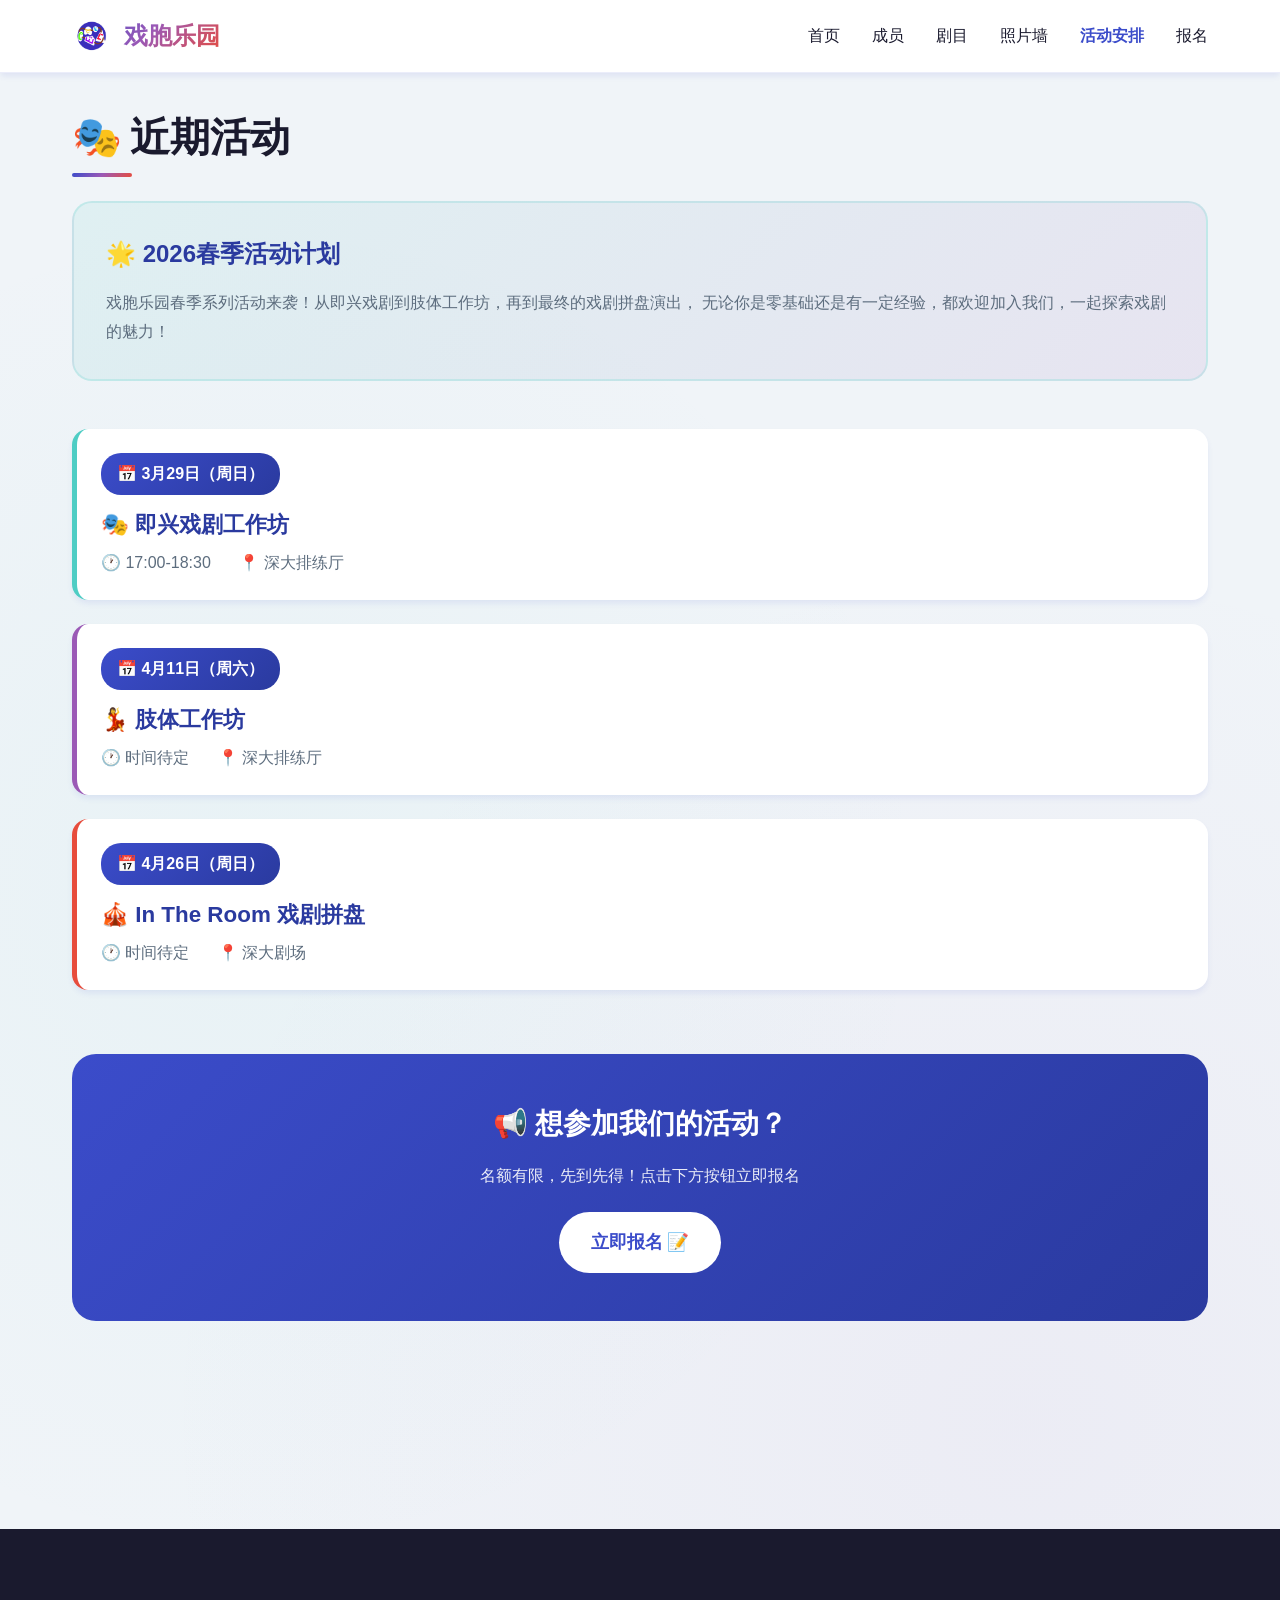
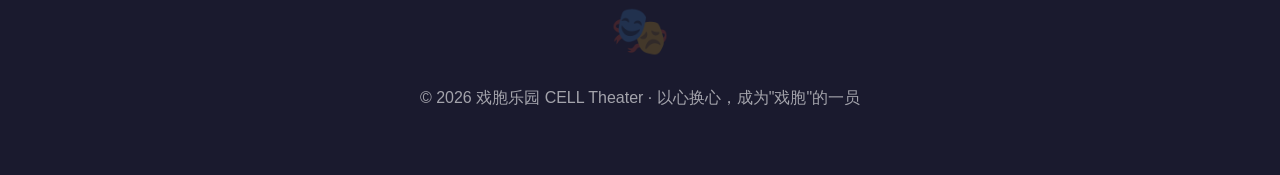
<file: schedule.html>
<!DOCTYPE html>
<html lang="zh-CN">
<head>
    <meta charset="UTF-8">
    <meta name="viewport" content="width=device-width, initial-scale=1.0">
    <title>活动安排 - 戏胞乐园</title>
    <link rel="stylesheet" href="css/style.css">
    <style>
        .event-highlight {
            background: linear-gradient(135deg, rgba(78, 205, 196, 0.1) 0%, rgba(155, 89, 182, 0.1) 100%);
            border-radius: 20px;
            padding: 2rem;
            margin-bottom: 3rem;
            border: 2px solid rgba(78, 205, 196, 0.2);
        }
        
        .event-highlight h3 {
            color: var(--primary-dark);
            margin-bottom: 1rem;
            font-size: 1.5rem;
        }
        
        .event-highlight p {
            color: var(--text-light);
            line-height: 1.8;
        }
        
        .event-card {
            background: white;
            border-radius: 16px;
            padding: 1.5rem;
            margin-bottom: 1.5rem;
            box-shadow: var(--shadow);
            border-left: 5px solid var(--accent-green);
            transition: all 0.3s;
        }
        
        .event-card:hover {
            transform: translateX(5px);
            box-shadow: var(--shadow-lg);
        }
        
        .event-card:nth-child(2) {
            border-left-color: var(--accent-purple);
        }
        
        .event-card:nth-child(3) {
            border-left-color: var(--accent-red);
        }
        
        .event-date {
            display: inline-block;
            background: var(--gradient-primary);
            color: white;
            padding: 0.5rem 1rem;
            border-radius: 20px;
            font-weight: 700;
            margin-bottom: 0.75rem;
        }
        
        .event-title {
            font-size: 1.4rem;
            color: var(--primary-dark);
            margin-bottom: 0.5rem;
        }
        
        .event-details {
            color: var(--text-light);
            font-size: 1rem;
        }
        
        .event-details span {
            margin-right: 1.5rem;
        }
        
        .cta-section {
            text-align: center;
            margin-top: 4rem;
            padding: 3rem;
            background: var(--gradient-primary);
            border-radius: 24px;
            color: white;
        }
        
        .cta-section h3 {
            font-size: 1.75rem;
            margin-bottom: 1rem;
        }
        
        .cta-section p {
            opacity: 0.9;
            margin-bottom: 1.5rem;
        }
    </style>
</head>
<body>
    <!-- 导航 -->
    <nav class="navbar">
        <div class="navbar-content">
            <div class="logo">
                <img src="images/logo.png" alt="戏胞乐园 Logo">
                戏胞乐园
            </div>
            <ul class="nav-links">
                <li><a href="index.html">首页</a></li>
                <li><a href="members.html">成员</a></li>
                <li><a href="plays.html">剧目</a></li>
                <li><a href="gallery.html">照片墙</a></li>
                <li><a href="schedule.html" style="color: var(--primary-blue); font-weight: 700;">活动安排</a></li>
                <li><a href="signup.html">报名</a></li>
            </ul>
        </div>
    </nav>
    
    <!-- 主内容 -->
    <main>
        <section class="section">
            <h2 class="section-title">近期活动</h2>
            
            <div class="event-highlight">
                <h3>🌟 2026春季活动计划</h3>
                <p>戏胞乐园春季系列活动来袭！从即兴戏剧到肢体工作坊，再到最终的戏剧拼盘演出，
                无论你是零基础还是有一定经验，都欢迎加入我们，一起探索戏剧的魅力！</p>
            </div>
            
            <div id="schedule-container">
                <!-- 活动内容将通过JS动态加载 -->
                <div class="event-card">
                    <div class="event-date">📅 3月29日（周日）</div>
                    <h3 class="event-title">🎭 即兴戏剧工作坊</h3>
                    <div class="event-details">
                        <span>🕐 17:00-18:30</span>
                        <span>📍 深大排练厅</span>
                    </div>
                </div>
                
                <div class="event-card">
                    <div class="event-date">📅 4月11日（周六）</div>
                    <h3 class="event-title">💃 肢体工作坊</h3>
                    <div class="event-details">
                        <span>🕐 时间待定</span>
                        <span>📍 深大排练厅</span>
                    </div>
                </div>
                
                <div class="event-card">
                    <div class="event-date">📅 4月26日（周日）</div>
                    <h3 class="event-title">🎪 In The Room 戏剧拼盘</h3>
                    <div class="event-details">
                        <span>🕐 时间待定</span>
                        <span>📍 深大剧场</span>
                    </div>
                </div>
            </div>
            
            <div class="cta-section">
                <h3>📢 想参加我们的活动？</h3>
                <p>名额有限，先到先得！点击下方按钮立即报名</p>
                <a href="signup.html" class="btn" style="background: white; color: var(--primary-blue); font-size: 1.1rem; padding: 1rem 2rem;">
                    立即报名 📝
                </a>
            </div>
        </section>
    </main>
    
    <!-- 页脚 -->
    <footer>
        <p>© <span class="current-year">2026</span> 戏胞乐园 CELL Theater · 以心换心，成为"戏胞"的一员</p>
    <script>document.querySelectorAll('.current-year').forEach(el => el.textContent = new Date().getFullYear());</script>
    </footer>
    
    <script src="js/display.js"></script>
    <script>
        document.addEventListener('DOMContentLoaded', () => {
            document.querySelectorAll('.site-name').forEach(el => {
                el.textContent = '戏胞乐园剧团';
            });
            document.title = '活动安排 - 戏胞乐园剧团';
        });
    </script>
</body>
</html>
</file>
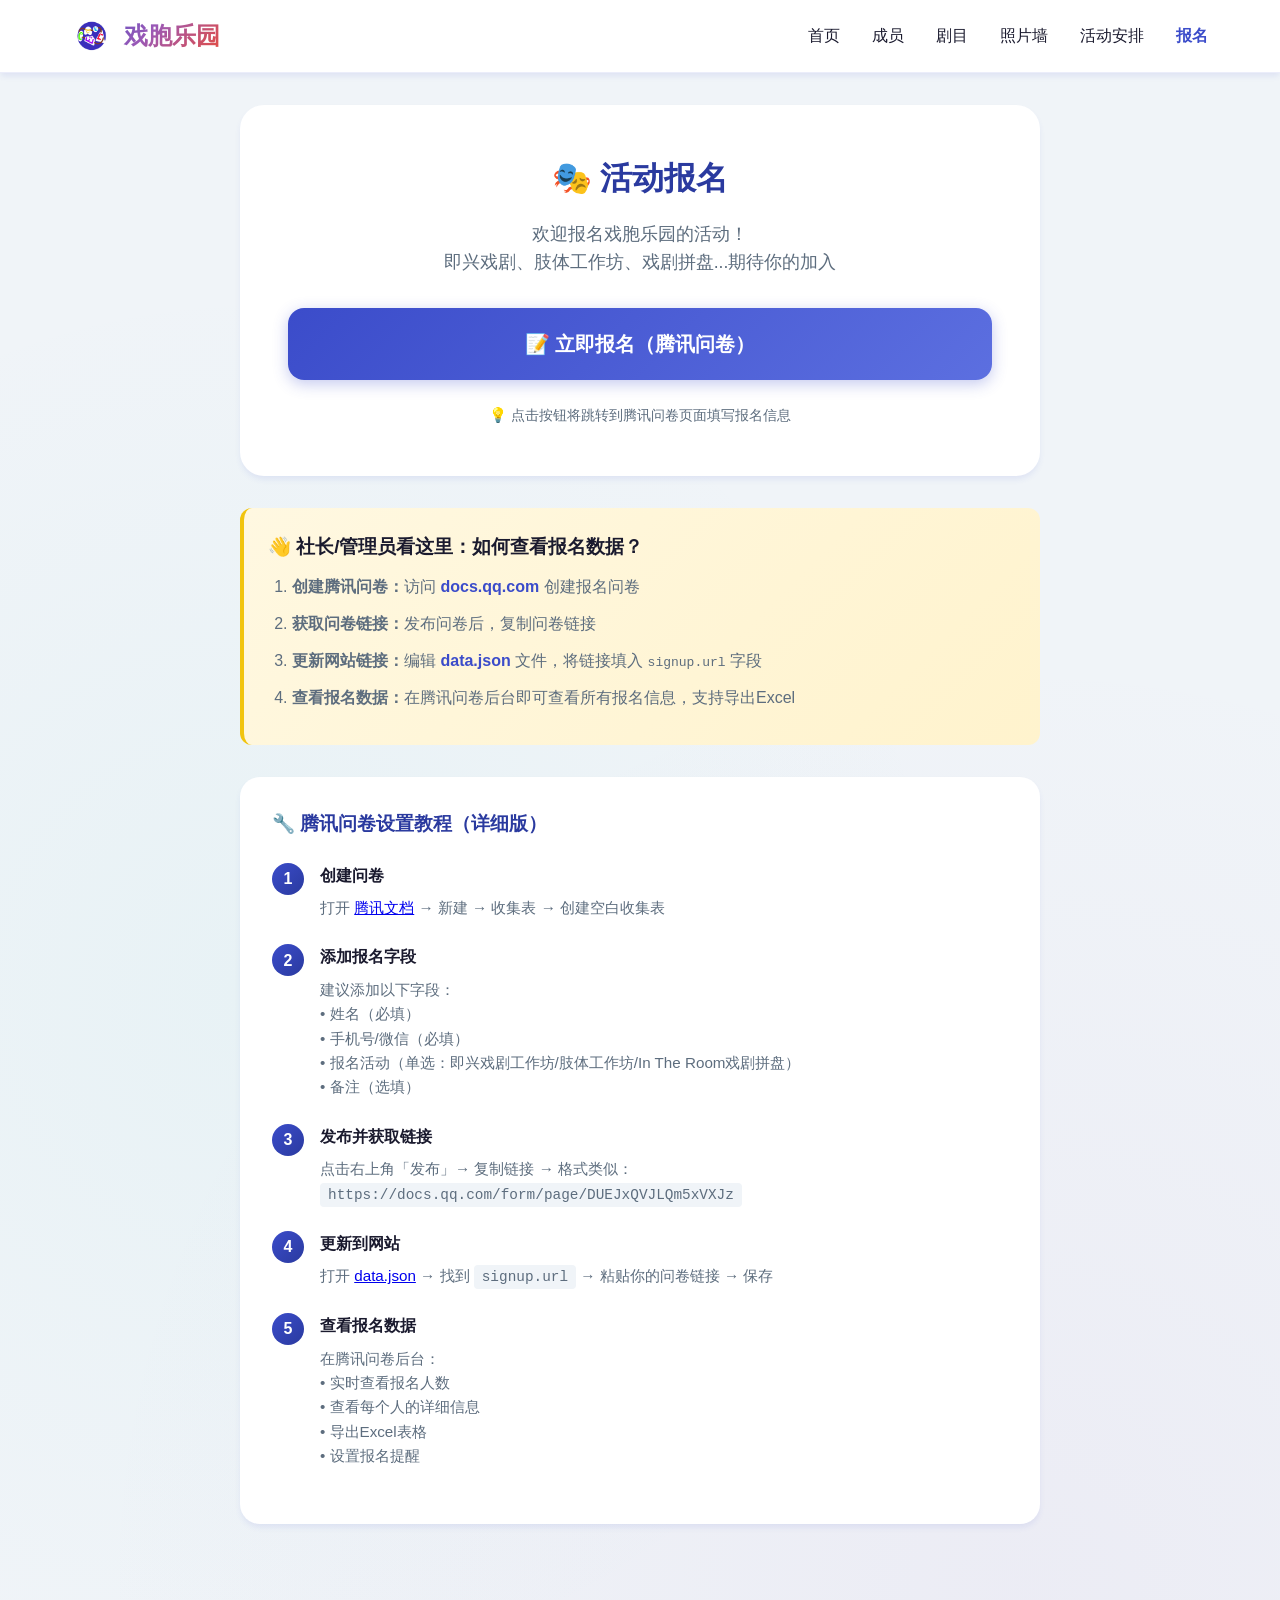
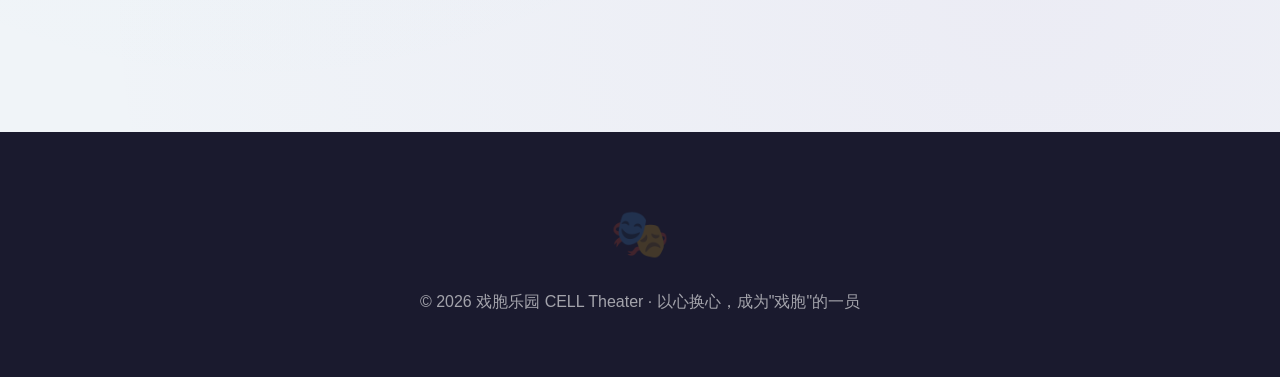
<file: signup.html>
<!DOCTYPE html>
<html lang="zh-CN">
<head>
    <meta charset="UTF-8">
    <meta name="viewport" content="width=device-width, initial-scale=1.0">
    <title>活动报名 - 戏胞乐园</title>
    <link rel="stylesheet" href="css/style.css">
    <style>
        .signup-container {
            max-width: 800px;
            margin: 0 auto;
        }
        
        .signup-card {
            background: white;
            border-radius: 24px;
            padding: 3rem;
            box-shadow: var(--shadow);
            margin-bottom: 2rem;
        }
        
        .signup-title {
            font-size: 2rem;
            margin-bottom: 1rem;
            color: var(--primary-dark);
            text-align: center;
        }
        
        .signup-desc {
            color: var(--text-light);
            text-align: center;
            margin-bottom: 2rem;
            font-size: 1.1rem;
        }
        
        .tencent-form-btn {
            display: block;
            width: 100%;
            padding: 1.25rem 2rem;
            background: linear-gradient(135deg, #3B4CCA 0%, #5C6FE0 100%);
            color: white;
            text-align: center;
            border-radius: 16px;
            text-decoration: none;
            font-size: 1.25rem;
            font-weight: 700;
            transition: all 0.3s;
            box-shadow: 0 4px 15px rgba(59, 76, 202, 0.3);
            margin-bottom: 1.5rem;
        }
        
        .tencent-form-btn:hover {
            transform: translateY(-3px);
            box-shadow: 0 8px 25px rgba(59, 76, 202, 0.4);
        }
        
        .tencent-form-btn::before {
            content: '📝 ';
        }
        
        .admin-notice {
            background: linear-gradient(135deg, #fff8e1 0%, #fff3cd 100%);
            border-left: 4px solid var(--accent-yellow);
            padding: 1.5rem;
            border-radius: 12px;
            margin-top: 2rem;
        }
        
        .admin-notice h3 {
            color: var(--text);
            margin-bottom: 0.75rem;
        }
        
        .admin-notice ol {
            margin-left: 1.5rem;
            color: var(--text-light);
            line-height: 1.8;
        }
        
        .admin-notice li {
            margin-bottom: 0.5rem;
        }
        
        .admin-notice a {
            color: var(--primary-blue);
            text-decoration: none;
            font-weight: 600;
        }
        
        .admin-notice a:hover {
            text-decoration: underline;
        }
        
        .setup-steps {
            background: white;
            border-radius: 20px;
            padding: 2rem;
            margin-top: 2rem;
            box-shadow: var(--shadow);
        }
        
        .setup-steps h3 {
            margin-bottom: 1.5rem;
            color: var(--primary-dark);
        }
        
        .step {
            display: flex;
            gap: 1rem;
            margin-bottom: 1.5rem;
            align-items: flex-start;
        }
        
        .step-number {
            width: 32px;
            height: 32px;
            background: var(--gradient-primary);
            color: white;
            border-radius: 50%;
            display: flex;
            align-items: center;
            justify-content: center;
            font-weight: 700;
            flex-shrink: 0;
        }
        
        .step-content h4 {
            margin-bottom: 0.5rem;
            color: var(--text);
        }
        
        .step-content p {
            color: var(--text-light);
            font-size: 0.95rem;
            line-height: 1.6;
        }
        
        .step-content code {
            background: var(--bg);
            padding: 0.25rem 0.5rem;
            border-radius: 4px;
            font-family: monospace;
            font-size: 0.9rem;
        }
    </style>
</head>
<body>
    <!-- 导航 -->
    <nav class="navbar">
        <div class="navbar-content">
            <div class="logo">
                <img src="images/logo.png" alt="戏胞乐园 Logo">
                戏胞乐园
            </div>
            <ul class="nav-links">
                <li><a href="index.html">首页</a></li>
                <li><a href="members.html">成员</a></li>
                <li><a href="plays.html">剧目</a></li>
                <li><a href="gallery.html">照片墙</a></li>
                <li><a href="schedule.html">活动安排</a></li>
                <li><a href="signup.html" style="color: var(--primary-blue); font-weight: 700;">报名</a></li>
            </ul>
        </div>
    </nav>
    
    <!-- 主内容 -->
    <main>
        <section class="section">
            <div class="signup-container">
                <div class="signup-card">
                    <h1 class="signup-title">🎭 活动报名</h1>
                    <p class="signup-desc">
                        欢迎报名戏胞乐园的活动！<br>
                        即兴戏剧、肢体工作坊、戏剧拼盘...期待你的加入
                    </p>
                    
                    <!-- 腾讯问卷报名按钮 -->
                    <a href="https://docs.qq.com/form/page/你的问卷ID" 
                       target="_blank" 
                       class="tencent-form-btn"
                       id="signupBtn">
                        立即报名（腾讯问卷）
                    </a>
                    
                    <p style="text-align: center; color: var(--text-light); font-size: 0.9rem;">
                        💡 点击按钮将跳转到腾讯问卷页面填写报名信息
                    </p>
                </div>
                
                <!-- 管理员查看数据说明 -->
                <div class="admin-notice">
                    <h3>👋 社长/管理员看这里：如何查看报名数据？</h3>
                    <ol>
                        <li><strong>创建腾讯问卷：</strong>访问 <a href="https://docs.qq.com" target="_blank">docs.qq.com</a> 创建报名问卷</li>
                        <li><strong>获取问卷链接：</strong>发布问卷后，复制问卷链接</li>
                        <li><strong>更新网站链接：</strong>编辑 <a href="https://github.com/bingxin6181-afk/xibaoleyuan/edit/main/data.json" target="_blank">data.json</a> 文件，将链接填入 <code>signup.url</code> 字段</li>
                        <li><strong>查看报名数据：</strong>在腾讯问卷后台即可查看所有报名信息，支持导出Excel</li>
                    </ol>
                </div>
                
                <!-- 详细设置步骤 -->
                <div class="setup-steps">
                    <h3>🔧 腾讯问卷设置教程（详细版）</h3>
                    
                    <div class="step">
                        <div class="step-number">1</div>
                        <div class="step-content">
                            <h4>创建问卷</h4>
                            <p>打开 <a href="https://docs.qq.com" target="_blank">腾讯文档</a> → 新建 → 收集表 → 创建空白收集表</p>
                        </div>
                    </div>
                    
                    <div class="step">
                        <div class="step-number">2</div>
                        <div class="step-content">
                            <h4>添加报名字段</h4>
                            <p>建议添加以下字段：<br>
                            • 姓名（必填）<br>
                            • 手机号/微信（必填）<br>
                            • 报名活动（单选：即兴戏剧工作坊/肢体工作坊/In The Room戏剧拼盘）<br>
                            • 备注（选填）</p>
                        </div>
                    </div>
                    
                    <div class="step">
                        <div class="step-number">3</div>
                        <div class="step-content">
                            <h4>发布并获取链接</h4>
                            <p>点击右上角「发布」→ 复制链接 → 格式类似：<br>
                            <code>https://docs.qq.com/form/page/DUEJxQVJLQm5xVXJz</code></p>
                        </div>
                    </div>
                    
                    <div class="step">
                        <div class="step-number">4</div>
                        <div class="step-content">
                            <h4>更新到网站</h4>
                            <p>打开 <a href="https://github.com/bingxin6181-afk/xibaoleyuan/edit/main/data.json" target="_blank">data.json</a> → 找到 <code>signup.url</code> → 粘贴你的问卷链接 → 保存</p>
                        </div>
                    </div>
                    
                    <div class="step">
                        <div class="step-number">5</div>
                        <div class="step-content">
                            <h4>查看报名数据</h4>
                            <p>在腾讯问卷后台：<br>
                            • 实时查看报名人数<br>
                            • 查看每个人的详细信息<br>
                            • 导出Excel表格<br>
                            • 设置报名提醒</p>
                        </div>
                    </div>
                </div>
            </div>
        </section>
    </main>
    
    <!-- 页脚 -->
    <footer>
        <p>© <span class="current-year">2026</span> 戏胞乐园 CELL Theater · 以心换心，成为"戏胞"的一员</p>
    <script>document.querySelectorAll('.current-year').forEach(el => el.textContent = new Date().getFullYear());</script>
    </footer>
    
    <script>
        // 从 data.json 获取报名链接
        async function loadSignupLink() {
            try {
                const response = await fetch('https://damp-haze-d68b.bingxin6181.workers.dev/api/all');
                const data = await response.json();
                
                if (data.signup && data.signup.url) {
                    document.getElementById('signupBtn').href = data.signup.url;
                }
            } catch (error) {
                console.error('Failed to load signup link:', error);
            }
        }
        
        loadSignupLink();
    </script>
</body>
</html>
</file>
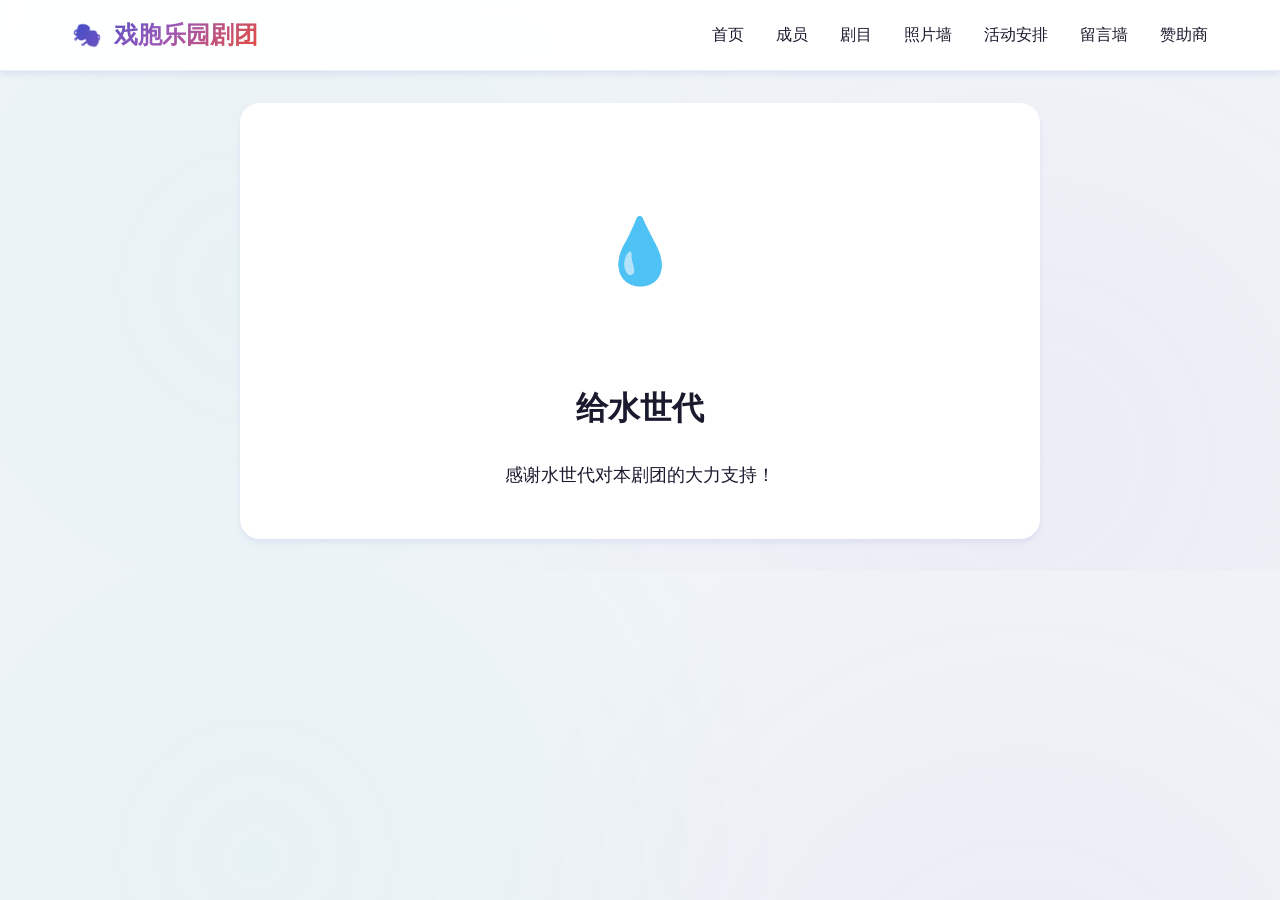
<file: sponsors.html>
<!DOCTYPE html>
<html lang="zh-CN">
<head>
    <meta charset="UTF-8">
    <meta name="viewport" content="width=device-width, initial-scale=1.0">
    <title>赞助商 - 戏胞乐园剧团</title>
    <link rel="stylesheet" href="css/style.css">
    <style>
        .sponsor-section {
            max-width: 800px;
            margin: 0 auto;
            text-align: center;
        }
        
        .sponsor-card {
            background: var(--card-bg);
            padding: 3rem;
            border-radius: 20px;
            box-shadow: var(--shadow);
        }
        
        .sponsor-logo {
            max-width: 300px;
            max-height: 200px;
            margin-bottom: 2rem;
            border-radius: 12px;
        }
        
        .sponsor-title {
            font-size: 2rem;
            color: var(--primary);
            margin-bottom: 1.5rem;
        }
        
        .sponsor-content {
            font-size: 1.125rem;
            line-height: 1.8;
            color: var(--text);
            white-space: pre-wrap;
        }
        
        .placeholder-logo {
            width: 200px;
            height: 200px;
            background: linear-gradient(135deg, var(--primary), var(--secondary));
            border-radius: 20px;
            margin: 0 auto 2rem;
            display: flex;
            align-items: center;
            justify-content: center;
            color: white;
            font-size: 4rem;
        }
    </style>
</head>
<body>
    <!-- 导航 -->
    <nav class="navbar">
        <div class="navbar-content">
            <div class="logo">🎭 <span class="site-name">戏胞乐园剧团</span></div>
            <ul class="nav-links">
                <li><a href="index.html">首页</a></li>
                <li><a href="members.html">成员</a></li>
                <li><a href="plays.html">剧目</a></li>
                <li><a href="gallery.html">照片墙</a></li>
                <li><a href="schedule.html">活动安排</a></li>
                <li><a href="guestbook.html">留言墙</a></li>
                <li><a href="sponsors.html">赞助商</a></li>
            </ul>
        </div>
    </nav>
    
    <!-- 主内容 -->
    <main>
        <section class="section sponsor-section">
            <div class="sponsor-card">
                <div id="sponsor-content">
                    <div class="placeholder-logo">💧</div>
                    <h2 class="sponsor-title">给水世代</h2>
                    <p class="sponsor-content">感谢水世代对本剧团的大力支持！</p>
                </div>
            </div>
        </section>
    </main>
    
    <script>
        document.addEventListener('DOMContentLoaded', async () => {
            // 从 API 获取数据
            try {
                const response = await fetch('https://damp-haze-d68b.bingxin6181.workers.dev/api/all');
                const data = await response.json();
                
                document.querySelectorAll('.site-name').forEach(el => {
                    el.textContent = '戏胞乐园剧团';
                });
                document.title = '赞助商 - 戏胞乐园剧团';
                
                // 渲染赞助商信息
                const container = document.getElementById('sponsor-content');
                container.innerHTML = `
                    <div class="placeholder-logo">💧</div>
                    <h2 class="sponsor-title">给水世代</h2>
                    <p class="sponsor-content">感谢水世代对本剧团的大力支持！</p>
                `;
            } catch (error) {
                console.error('Failed to load data:', error);
            }
        });
    </script>
</body>
</html>
</file>
<file: css/style.css>
/**
 * 戏胞乐园 - 全新UI设计
 * 基于Logo配色：蓝色主调 + 多彩点缀
 */

/* 基础重置 */
* {
    margin: 0;
    padding: 0;
    box-sizing: border-box;
}

:root {
    /* Logo配色系统 */
    --primary-blue: #3B4CCA;      /* Logo背景蓝 */
    --primary-dark: #2A3A9F;      /* 深蓝 */
    --primary-light: #5C6FE0;     /* 浅蓝 */
    
    /* 多彩点缀 */
    --accent-green: #4ECDC4;      /* C字母绿 */
    --accent-purple: #9B59B6;     /* E字母紫 */
    --accent-red: #E74C3C;        /* L字母红 */
    --accent-cyan: #3498DB;       /* L字母蓝 */
    --accent-yellow: #F1C40F;     /* 金色点缀 */
    
    /* 戏剧主题 */
    --stage-black: #1A1A2E;       /* 舞台黑 */
    --spotlight: #FFF8E1;         /* 聚光灯 */
    --curtain-red: #C0392B;       /* 幕布红 */
    
    /* 功能色 */
    --bg: #F0F4F8;
    --card-bg: #FFFFFF;
    --text: #1A1A2E;
    --text-light: #5D6D7E;
    --border: #E1E8ED;
    
    /* 渐变 */
    --gradient-primary: linear-gradient(135deg, var(--primary-blue) 0%, var(--primary-dark) 100%);
    --gradient-drama: linear-gradient(135deg, var(--primary-blue) 0%, var(--accent-purple) 50%, var(--accent-red) 100%);
    --gradient-spotlight: radial-gradient(ellipse at center, rgba(255,248,225,0.8) 0%, transparent 70%);
    
    /* 阴影 */
    --shadow: 0 4px 6px -1px rgba(59, 76, 202, 0.1);
    --shadow-lg: 0 10px 25px -5px rgba(59, 76, 202, 0.15);
    --shadow-glow: 0 0 30px rgba(78, 205, 196, 0.3);
}

body {
    font-family: -apple-system, BlinkMacSystemFont, 'Segoe UI', 'PingFang SC', 'Hiragino Sans GB', 'Microsoft YaHei', sans-serif;
    background: var(--bg);
    color: var(--text);
    line-height: 1.6;
    background-image: 
        radial-gradient(circle at 20% 50%, rgba(78, 205, 196, 0.05) 0%, transparent 50%),
        radial-gradient(circle at 80% 80%, rgba(155, 89, 182, 0.05) 0%, transparent 50%);
}

/* 导航 - 玻璃态效果 */
.navbar {
    background: rgba(255, 255, 255, 0.95);
    backdrop-filter: blur(10px);
    box-shadow: var(--shadow);
    position: sticky;
    top: 0;
    z-index: 100;
    border-bottom: 1px solid rgba(59, 76, 202, 0.1);
}

.navbar-content {
    max-width: 1200px;
    margin: 0 auto;
    padding: 1rem 2rem;
    display: flex;
    justify-content: space-between;
    align-items: center;
}

.logo {
    display: flex;
    align-items: center;
    gap: 0.75rem;
    font-size: 1.5rem;
    font-weight: 800;
    background: var(--gradient-drama);
    -webkit-background-clip: text;
    -webkit-text-fill-color: transparent;
    background-clip: text;
}

.logo img {
    width: 40px;
    height: 40px;
    object-fit: contain;
}

.nav-links {
    display: flex;
    gap: 2rem;
    list-style: none;
}

.nav-links a {
    text-decoration: none;
    color: var(--text);
    font-weight: 500;
    transition: all 0.3s;
    position: relative;
    padding: 0.5rem 0;
}

.nav-links a::after {
    content: '';
    position: absolute;
    bottom: 0;
    left: 0;
    width: 0;
    height: 3px;
    background: var(--gradient-drama);
    transition: width 0.3s;
    border-radius: 2px;
}

.nav-links a:hover {
    color: var(--primary-blue);
}

.nav-links a:hover::after {
    width: 100%;
}

/* 主内容区 */
main {
    max-width: 1200px;
    margin: 0 auto;
    padding: 2rem;
}

.section {
    margin-bottom: 5rem;
}

.section-title {
    font-size: 2.5rem;
    margin-bottom: 2rem;
    color: var(--text);
    position: relative;
    display: inline-block;
    font-weight: 800;
}

.section-title::before {
    content: '🎭';
    margin-right: 0.5rem;
}

.section-title::after {
    content: '';
    position: absolute;
    bottom: -8px;
    left: 0;
    width: 60px;
    height: 4px;
    background: var(--gradient-drama);
    border-radius: 2px;
}

/* Hero 区域 - 戏剧舞台风格 */
.hero {
    text-align: center;
    padding: 5rem 2rem 6rem;
    background: var(--gradient-primary);
    color: white;
    border-radius: 30px;
    margin-bottom: 4rem;
    position: relative;
    overflow: hidden;
    box-shadow: var(--shadow-lg);
}

.hero::before {
    content: '';
    position: absolute;
    top: 0;
    left: 0;
    right: 0;
    bottom: 0;
    background: 
        radial-gradient(circle at 30% 50%, rgba(78, 205, 196, 0.3) 0%, transparent 50%),
        radial-gradient(circle at 70% 30%, rgba(231, 76, 60, 0.2) 0%, transparent 40%),
        radial-gradient(circle at 80% 80%, rgba(155, 89, 182, 0.2) 0%, transparent 40%);
    pointer-events: none;
}

.hero-content {
    position: relative;
    z-index: 1;
}

.hero-logo {
    width: 180px;
    height: 180px;
    margin: 0 auto 2rem;
    border-radius: 50%;
    border: 5px solid rgba(255, 255, 255, 0.3);
    box-shadow: 0 10px 40px rgba(0, 0, 0, 0.2), var(--shadow-glow);
    object-fit: contain;
    background: rgba(255, 255, 255, 0.1);
    padding: 8px;
}

.hero h1 {
    font-size: 3.5rem;
    margin-bottom: 0.5rem;
    font-weight: 900;
    text-shadow: 2px 2px 4px rgba(0,0,0,0.2);
}

.hero-subtitle {
    font-size: 1.5rem;
    opacity: 0.95;
    margin-bottom: 1rem;
    font-weight: 600;
    letter-spacing: 2px;
}

.hero-tagline {
    font-size: 1.25rem;
    opacity: 0.9;
    max-width: 700px;
    margin: 0 auto 1.5rem;
    line-height: 1.8;
}

.hero-desc {
    font-size: 1rem;
    opacity: 0.85;
    max-width: 800px;
    margin: 0 auto 2rem;
    line-height: 1.8;
}

.hero-welcome {
    background: rgba(255, 255, 255, 0.15);
    backdrop-filter: blur(10px);
    border-radius: 20px;
    padding: 2rem;
    max-width: 800px;
    margin: 2rem auto 0;
    border: 1px solid rgba(255, 255, 255, 0.2);
    font-style: italic;
    line-height: 1.8;
}

.hero-cta {
    margin-top: 2rem;
}

.btn-hero {
    display: inline-block;
    padding: 1rem 2.5rem;
    background: white;
    color: var(--primary-blue);
    font-weight: 700;
    font-size: 1.1rem;
    border-radius: 50px;
    text-decoration: none;
    transition: all 0.3s;
    box-shadow: 0 4px 15px rgba(0,0,0,0.2);
}

.btn-hero:hover {
    transform: translateY(-3px);
    box-shadow: 0 8px 25px rgba(0,0,0,0.3);
}

/* 快捷入口 */
.quick-links {
    display: grid;
    grid-template-columns: repeat(auto-fit, minmax(200px, 1fr));
    gap: 1.5rem;
    margin-top: 3rem;
}

.quick-card {
    background: var(--card-bg);
    padding: 2rem;
    border-radius: 20px;
    text-align: center;
    box-shadow: var(--shadow);
    transition: all 0.3s;
    text-decoration: none;
    color: var(--text);
    border: 2px solid transparent;
    position: relative;
    overflow: hidden;
}

.quick-card::before {
    content: '';
    position: absolute;
    top: 0;
    left: 0;
    right: 0;
    height: 4px;
    background: var(--gradient-drama);
    opacity: 0;
    transition: opacity 0.3s;
}

.quick-card:hover {
    transform: translateY(-8px);
    box-shadow: var(--shadow-lg);
    border-color: var(--primary-light);
}

.quick-card:hover::before {
    opacity: 1;
}

.quick-card .icon {
    font-size: 2.5rem;
    margin-bottom: 1rem;
    display: block;
}

.quick-card h3 {
    margin-bottom: 0.5rem;
    font-size: 1.25rem;
    font-weight: 700;
}

.quick-card p {
    color: var(--text-light);
    font-size: 0.9rem;
}

/* 卡片网格 */
.card-grid {
    display: grid;
    grid-template-columns: repeat(auto-fill, minmax(280px, 1fr));
    gap: 2rem;
}

/* 成员卡片 */
.member-card {
    background: var(--card-bg);
    border-radius: 20px;
    padding: 2rem;
    text-align: center;
    box-shadow: var(--shadow);
    transition: all 0.3s;
    border: 2px solid transparent;
    position: relative;
}

.member-card:hover {
    transform: translateY(-5px);
    box-shadow: var(--shadow-lg);
    border-color: var(--accent-green);
}

.member-avatar {
    width: 120px;
    height: 120px;
    border-radius: 50%;
    overflow: hidden;
    margin: 0 auto 1.5rem;
    background: var(--gradient-drama);
    border: 4px solid white;
    box-shadow: 0 4px 15px rgba(0,0,0,0.1);
}

.member-avatar img {
    width: 100%;
    height: 100%;
    object-fit: cover;
}

.avatar-placeholder {
    width: 100%;
    height: 100%;
    display: flex;
    align-items: center;
    justify-content: center;
    color: white;
    font-size: 3rem;
    font-weight: 700;
}

.member-name {
    font-size: 1.5rem;
    margin-bottom: 0.5rem;
    font-weight: 700;
    color: var(--primary-dark);
}

.member-role {
    display: inline-block;
    background: var(--gradient-drama);
    color: white;
    padding: 0.25rem 1rem;
    border-radius: 20px;
    font-size: 0.875rem;
    font-weight: 600;
    margin-bottom: 1rem;
}

.member-intro {
    color: var(--text-light);
    font-size: 0.95rem;
    line-height: 1.6;
}

/* 剧目卡片 */
.play-card {
    background: var(--card-bg);
    border-radius: 20px;
    overflow: hidden;
    box-shadow: var(--shadow);
    transition: all 0.3s;
    border: 2px solid transparent;
}

.play-card:hover {
    transform: translateY(-5px);
    box-shadow: var(--shadow-lg);
    border-color: var(--accent-purple);
}

.play-cover {
    height: 220px;
    background: var(--gradient-drama);
    display: flex;
    align-items: center;
    justify-content: center;
    position: relative;
    overflow: hidden;
}

.play-cover::before {
    content: '🎭';
    font-size: 4rem;
    opacity: 0.3;
    position: absolute;
}

.play-cover img {
    width: 100%;
    height: 100%;
    object-fit: cover;
    position: relative;
    z-index: 1;
}

.cover-placeholder {
    color: white;
    font-size: 1.75rem;
    font-weight: 700;
    padding: 1rem;
    text-align: center;
    position: relative;
    z-index: 1;
    text-shadow: 1px 1px 2px rgba(0,0,0,0.3);
}

.play-info {
    padding: 1.5rem;
}

.play-info h3 {
    margin-bottom: 0.5rem;
    font-size: 1.4rem;
    color: var(--primary-dark);
}

.play-date {
    display: inline-block;
    background: var(--accent-yellow);
    color: var(--text);
    padding: 0.25rem 0.75rem;
    border-radius: 15px;
    font-size: 0.875rem;
    font-weight: 600;
    margin-bottom: 0.75rem;
}

.play-content {
    color: var(--text-light);
    font-size: 0.95rem;
    line-height: 1.6;
}

/* 照片墙 */
.gallery-grid {
    display: grid;
    grid-template-columns: repeat(auto-fill, minmax(250px, 1fr));
    gap: 1.5rem;
}

.gallery-item {
    aspect-ratio: 1;
    border-radius: 16px;
    overflow: hidden;
    cursor: pointer;
    position: relative;
    box-shadow: var(--shadow);
    transition: all 0.3s;
    border: 3px solid transparent;
}

.gallery-item:hover {
    transform: scale(1.03) rotate(1deg);
    box-shadow: var(--shadow-lg);
    border-color: var(--accent-cyan);
}

.gallery-item img {
    width: 100%;
    height: 100%;
    object-fit: cover;
    transition: transform 0.3s;
}

.gallery-item:hover img {
    transform: scale(1.1);
}

.gallery-title {
    position: absolute;
    bottom: 0;
    left: 0;
    right: 0;
    background: linear-gradient(transparent, rgba(26, 26, 46, 0.9));
    color: white;
    padding: 2rem 1rem 1rem;
    font-size: 1rem;
    font-weight: 600;
}

/* Lightbox */
#lightbox {
    display: none;
    position: fixed;
    top: 0;
    left: 0;
    width: 100%;
    height: 100%;
    background: rgba(26, 26, 46, 0.98);
    z-index: 1000;
    flex-direction: column;
    align-items: center;
    justify-content: center;
    backdrop-filter: blur(10px);
}

.lightbox-content {
    max-width: 90%;
    max-height: 85%;
    position: relative;
}

#lightbox-img {
    max-width: 100%;
    max-height: 75vh;
    border-radius: 12px;
    box-shadow: 0 20px 60px rgba(0,0,0,0.5);
}

.lightbox-info {
    color: white;
    text-align: center;
    margin-top: 1.5rem;
}

#lightbox-title {
    font-size: 1.5rem;
    margin-bottom: 0.5rem;
    font-weight: 700;
}

#lightbox-desc {
    color: rgba(255,255,255,0.7);
    font-size: 1rem;
}

#lightbox-counter {
    position: absolute;
    top: 2rem;
    right: 2rem;
    color: white;
    font-size: 0.875rem;
    background: rgba(255,255,255,0.1);
    padding: 0.5rem 1rem;
    border-radius: 20px;
}

.lightbox-close {
    position: absolute;
    top: 2rem;
    left: 2rem;
    color: white;
    font-size: 2.5rem;
    cursor: pointer;
    background: none;
    border: none;
    width: 50px;
    height: 50px;
    border-radius: 50%;
    display: flex;
    align-items: center;
    justify-content: center;
    transition: background 0.3s;
}

.lightbox-close:hover {
    background: rgba(255,255,255,0.1);
}

.lightbox-nav {
    position: absolute;
    top: 50%;
    transform: translateY(-50%);
    background: rgba(255,255,255,0.1);
    color: white;
    border: none;
    width: 60px;
    height: 60px;
    border-radius: 50%;
    cursor: pointer;
    font-size: 1.5rem;
    transition: all 0.3s;
    backdrop-filter: blur(10px);
}

.lightbox-nav:hover {
    background: rgba(255,255,255,0.2);
    transform: translateY(-50%) scale(1.1);
}

.lightbox-prev { left: 2rem; }
.lightbox-next { right: 2rem; }

/* 活动安排表 */
.schedule-table {
    width: 100%;
    border-collapse: separate;
    border-spacing: 0;
    background: var(--card-bg);
    border-radius: 20px;
    overflow: hidden;
    box-shadow: var(--shadow);
}

.schedule-table th,
.schedule-table td {
    padding: 1.25rem;
    text-align: left;
}

.schedule-table th {
    background: var(--gradient-primary);
    color: white;
    font-weight: 700;
    text-transform: uppercase;
    letter-spacing: 1px;
    font-size: 0.875rem;
}

.schedule-table th:first-child {
    border-radius: 20px 0 0 0;
}

.schedule-table th:last-child {
    border-radius: 0 20px 0 0;
}

.schedule-table tr:nth-child(even) {
    background: rgba(59, 76, 202, 0.03);
}

.schedule-table tr:hover {
    background: rgba(78, 205, 196, 0.08);
}

.schedule-table td {
    border-bottom: 1px solid var(--border);
}

.schedule-table tr:last-child td {
    border-bottom: none;
}

.schedule-table tr:last-child td:first-child {
    border-radius: 0 0 0 20px;
}

.schedule-table tr:last-child td:last-child {
    border-radius: 0 0 20px 0;
}

/* 空状态 */
.empty-tip {
    color: var(--text-light);
    text-align: center;
    padding: 4rem;
    font-size: 1.1rem;
    background: rgba(59, 76, 202, 0.05);
    border-radius: 20px;
    border: 2px dashed var(--border);
}

.loading {
    text-align: center;
    padding: 3rem;
    color: var(--text-light);
}

/* 按钮 */
.btn {
    display: inline-block;
    padding: 0.875rem 1.75rem;
    border-radius: 50px;
    font-weight: 700;
    cursor: pointer;
    transition: all 0.3s;
    border: none;
    text-decoration: none;
    font-size: 1rem;
}

.btn-primary {
    background: var(--gradient-drama);
    color: white;
    box-shadow: 0 4px 15px rgba(59, 76, 202, 0.3);
}

.btn-primary:hover {
    transform: translateY(-2px);
    box-shadow: 0 8px 25px rgba(59, 76, 202, 0.4);
}

.btn-secondary {
    background: var(--bg);
    color: var(--text);
    border: 2px solid var(--border);
}

.btn-secondary:hover {
    border-color: var(--primary-blue);
    color: var(--primary-blue);
}

/* 页脚 */
footer {
    text-align: center;
    padding: 4rem 2rem;
    background: var(--stage-black);
    color: rgba(255,255,255,0.6);
    margin-top: 6rem;
    position: relative;
}

footer::before {
    content: '🎭';
    font-size: 3rem;
    display: block;
    margin-bottom: 1rem;
    opacity: 0.3;
}

/* 响应式 */
@media (max-width: 768px) {
    .nav-links {
        display: none;
    }
    
    .hero {
        padding: 3rem 1.5rem;
    }
    
    .hero h1 {
        font-size: 2.5rem;
    }
    
    .hero-subtitle {
        font-size: 1.2rem;
    }
    
    .card-grid {
        grid-template-columns: 1fr;
    }
    
    .section-title {
        font-size: 1.75rem;
    }
    
    main {
        padding: 1rem;
    }
    
    .gallery-grid {
        grid-template-columns: repeat(2, 1fr);
    }
    
    .schedule-table {
        font-size: 0.875rem;
    }
    
    .schedule-table th,
    .schedule-table td {
        padding: 0.75rem;
    }
}

/* 动画 */
@keyframes fadeIn {
    from { opacity: 0; transform: translateY(20px); }
    to { opacity: 1; transform: translateY(0); }
}

.member-card,
.play-card,
.gallery-item {
    animation: fadeIn 0.6s ease-out;
}

/* 特色装饰 */
.drama-mask-decoration {
    position: fixed;
    font-size: 20rem;
    opacity: 0.03;
    pointer-events: none;
    z-index: -1;
}

.drama-mask-decoration.left {
    top: 10%;
    left: -5%;
}

.drama-mask-decoration.right {
    bottom: 10%;
    right: -5%;
    transform: rotate(180deg);
}
</file>
